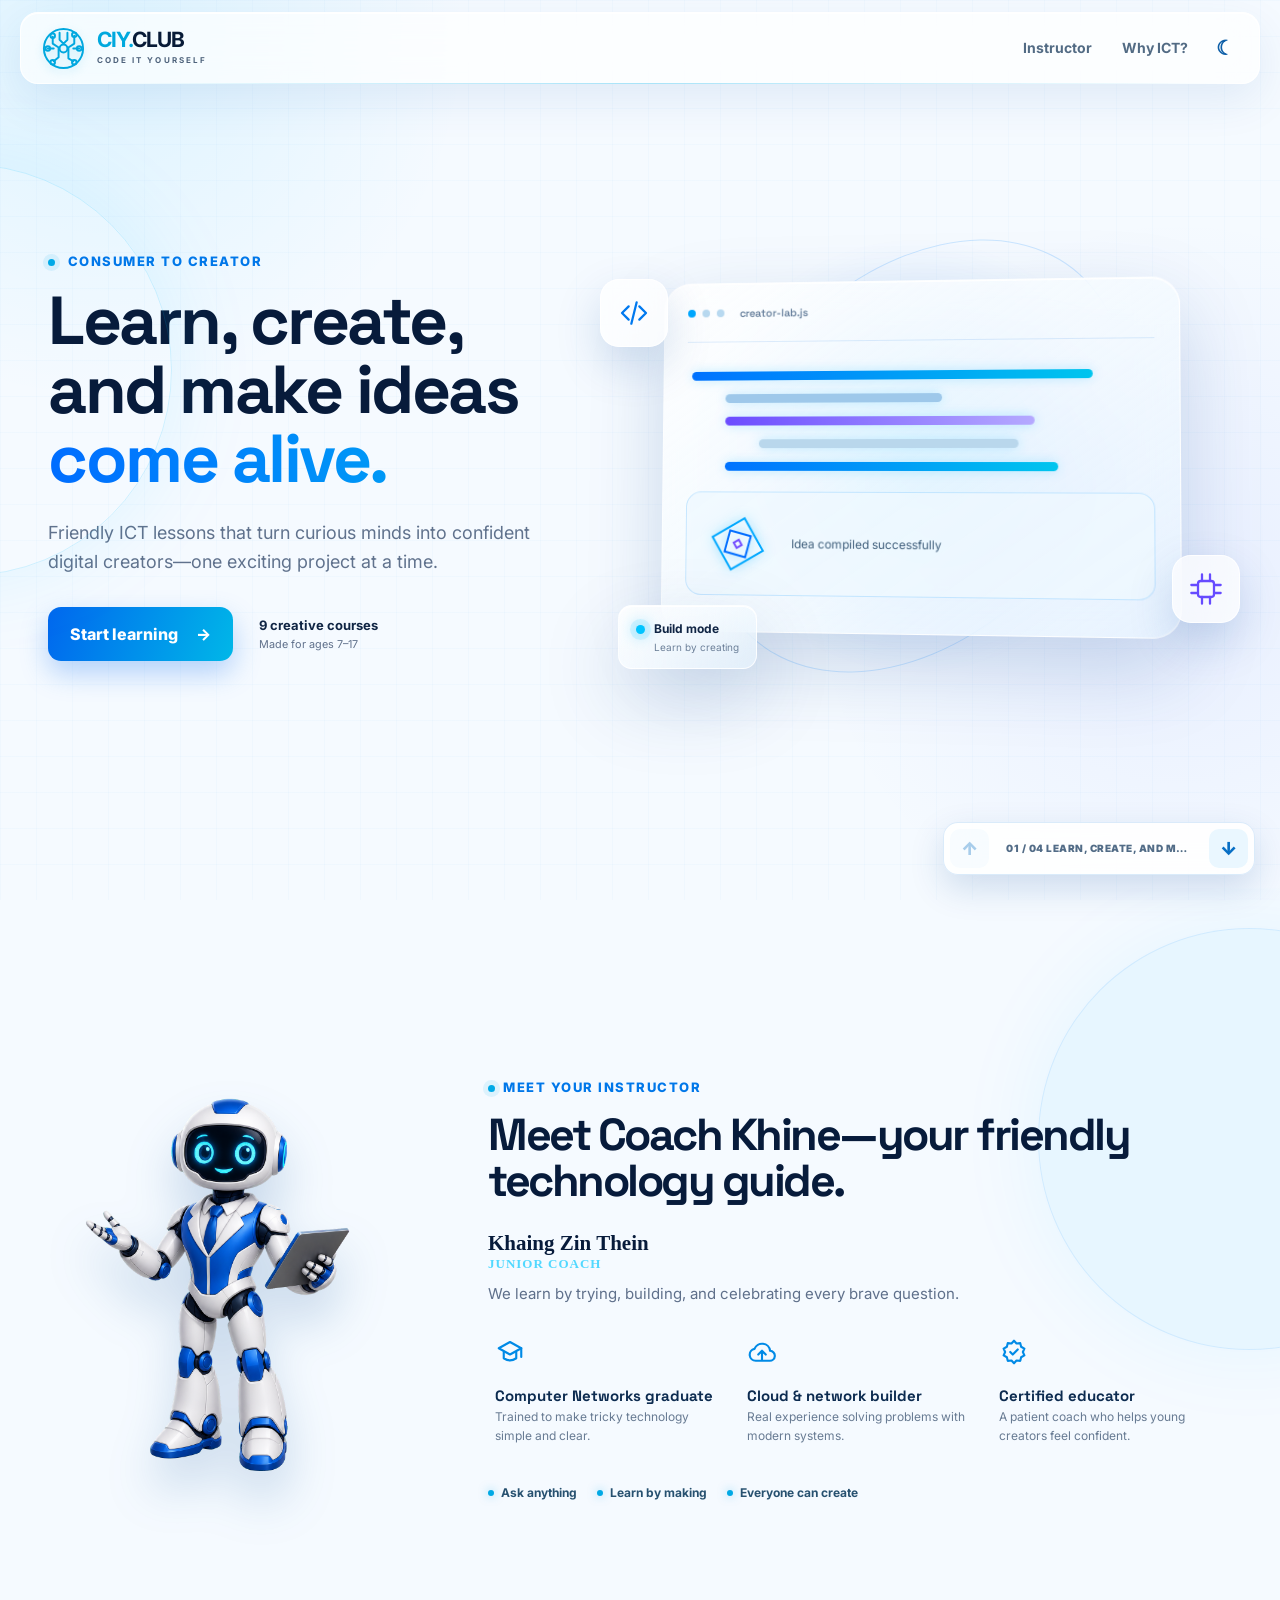
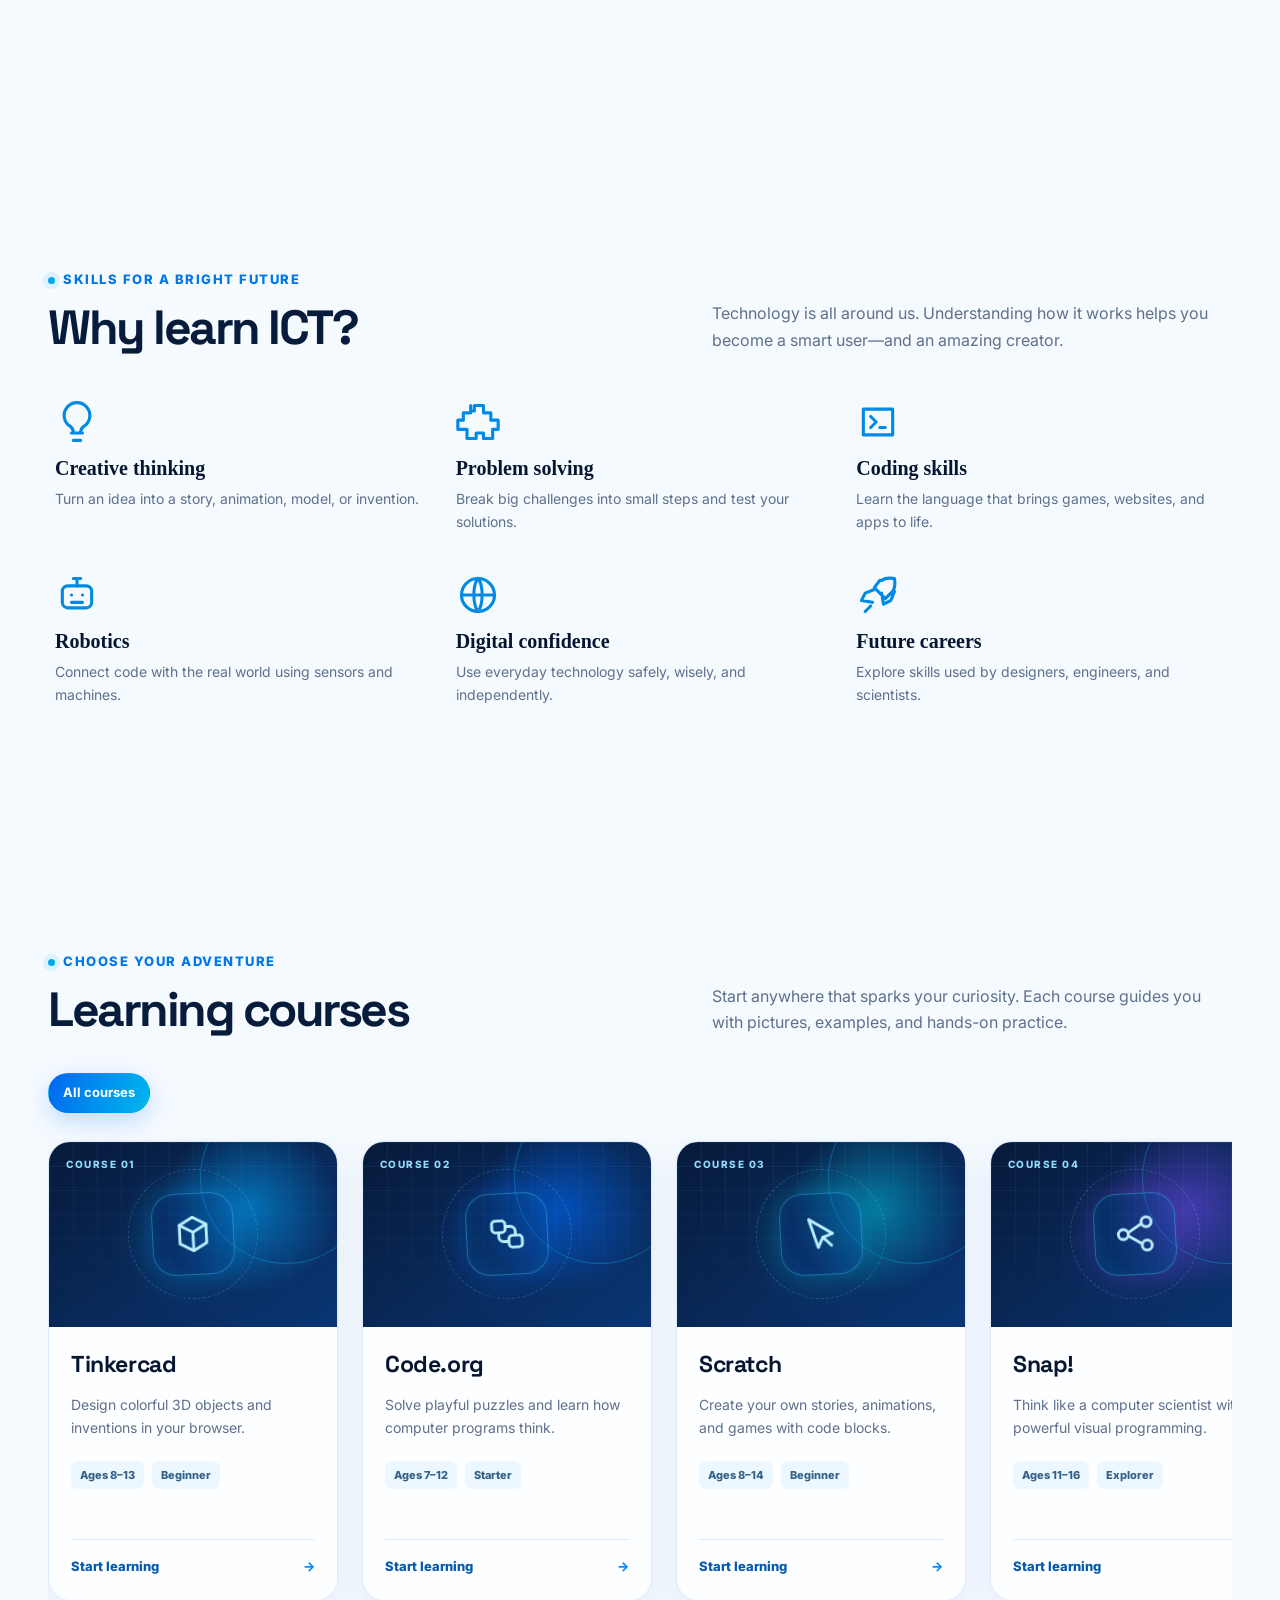
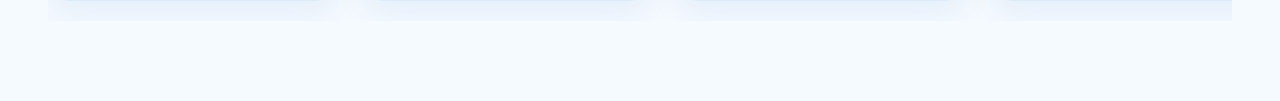
<file: index.html>
<!doctype html>
<html lang="en">
<head>
  <meta charset="utf-8">
  <meta name="viewport" content="width=device-width, initial-scale=1">
  <meta name="description" content="CIY Club — professional creative technology lessons for young innovators.">
  <title>CIY Club | Consumer to Creator</title>
  <link rel="preconnect" href="https://fonts.googleapis.com">
  <link rel="preconnect" href="https://fonts.gstatic.com" crossorigin>
  <link href="https://fonts.googleapis.com/css2?family=Inter:wght@400;500;600;700&amp;family=Space+Grotesk:wght@500;600;700&amp;display=swap" rel="stylesheet">
  <link rel="stylesheet" href="css/style.css">
  <link rel="stylesheet" href="css/responsive.css">
  <link rel="stylesheet" href="css/neon.css">
  <script src="js/script.js" defer></script>
</head>
<body>
  <a class="skip-link" href="#main">Skip to learning</a>
  <header class="site-header">
    <a class="brand brand-circuit" href="index.html" aria-label="CIY Club home"><span class="brand-mark"><svg viewBox="0 0 48 48" aria-hidden="true"><circle cx="24" cy="24" r="20"/><path d="M13 12v7l6 4v10l-5 4M35 11v8l-6 4v11l5 3M14 24H8m32 0h-6M20 8v7l4 4 4-4V8"/><circle cx="13" cy="11" r="2.3"/><circle cx="35" cy="10" r="2.3"/><circle cx="13" cy="38" r="2.3"/><circle cx="35" cy="38" r="2.3"/><circle cx="8" cy="24" r="2.3"/><circle cx="40" cy="24" r="2.3"/><circle cx="24" cy="24" r="4"/></svg></span><span class="brand-word"><b><i>CIY.</i>CLUB</b><small>CODE IT YOURSELF</small></span></a>
    <nav aria-label="Main navigation"><a href="#instructor">Instructor</a><a href="#why-ict">Why ICT?</a></nav>
  </header>

  <main id="main">
    <section class="hero section-shell" id="welcome">
      <div class="hero-copy">
        <p class="eyebrow"><span>●</span> Consumer to Creator</p>
        <h1>Learn, create, and make ideas <em>come alive.</em></h1>
        <p class="hero-lead">Friendly ICT lessons that turn curious minds into confident digital creators—one exciting project at a time.</p>
        <div class="hero-actions"><a class="button button-primary" href="#courses">Start learning <span>→</span></a><span class="age-note"><b>9 creative courses</b><small>Made for ages 7–17</small></span></div>
      </div>
      <div class="hero-lab" aria-label="Animated illustration of a creative technology workspace">
        <div class="lab-orbit orbit-one"></div><div class="lab-orbit orbit-two"></div>
        <div class="lab-window glass-panel">
          <div class="window-bar"><i></i><i></i><i></i><span>creator-lab.js</span></div>
          <div class="code-lines"><span class="line blue"></span><span class="line short"></span><span class="line violet"></span><span class="line mid"></span><span class="line cyan"></span></div>
          <div class="lab-result"><div class="cube"><i></i><i></i><i></i></div><span>Idea compiled successfully</span></div>
        </div>
        <div class="floating-chip chip-code"><svg viewBox="0 0 24 24"><path d="m8 7-5 5 5 5M16 7l5 5-5 5M14 4l-4 16"/></svg></div>
        <div class="floating-chip chip-circuit"><svg viewBox="0 0 24 24"><rect x="6" y="6" width="12" height="12" rx="2"/><path d="M9 1v5m6-5v5M9 18v5m6-5v5M1 9h5m-5 6h5m12-6h5m-5 6h5"/></svg></div>
        <div class="lab-caption glass-panel"><span class="status-dot"></span><b>Build mode</b><small>Learn by creating</small></div>
      </div>
    </section>

    <section class="instructor section-shell" id="instructor">
      <div class="portrait-wrap mascot-wrap"><img src="images/robot-teacher-mascot.png" alt="Friendly robot teacher holding a tablet"></div>
      <div class="instructor-copy">
        <p class="eyebrow">Meet your instructor</p>
        <h2>Meet Coach Khine—your friendly technology guide.</h2>
        <h3>Khaing Zin Thein <span>Junior Coach</span></h3>
        <p class="coach-intro">We learn by trying, building, and celebrating every brave question.</p>
        <div class="coach-details">
          <article><span data-demo-icon="graduation"></span><div><h4>Computer Networks graduate</h4><p>Trained to make tricky technology simple and clear.</p></div></article>
          <article><span data-demo-icon="cloud"></span><div><h4>Cloud & network builder</h4><p>Real experience solving problems with modern systems.</p></div></article>
          <article><span data-demo-icon="badge"></span><div><h4>Certified educator</h4><p>A patient coach who helps young creators feel confident.</p></div></article>
        </div>
        <div class="credentials"><span>Ask anything</span><span>Learn by making</span><span>Everyone can create</span></div>
      </div>
    </section>

    <section class="why section-shell" id="why-ict">
      <div class="section-heading"><div><p class="eyebrow">Skills for a bright future</p><h2>Why learn ICT?</h2></div><p>Technology is all around us. Understanding how it works helps you become a smart user—and an amazing creator.</p></div>
      <div class="benefit-grid">
        <article class="benefit-card coral"><span><svg viewBox="0 0 24 24"><path d="M9 18h6m-5 4h4M8.5 14.5A7 7 0 1 1 15.5 14.5C14.5 15.3 14 16 14 18h-4c0-2-.5-2.7-1.5-3.5Z"/></svg></span><h3>Creative thinking</h3><p>Turn an idea into a story, animation, model, or invention.</p></article>
        <article class="benefit-card blue"><span><svg viewBox="0 0 24 24"><path d="M8 3v4H4v4H1v5h5v5h5v-3h4v3h5v-5h3v-5h-4V7h-4V3h-5v3H8V3Z"/></svg></span><h3>Problem solving</h3><p>Break big challenges into small steps and test your solutions.</p></article>
        <article class="benefit-card yellow"><span><svg viewBox="0 0 24 24"><path d="M4 5h16v14H4zM8 9l3 3-3 3m5 0h3"/></svg></span><h3>Coding skills</h3><p>Learn the language that brings games, websites, and apps to life.</p></article>
        <article class="benefit-card purple"><span><svg viewBox="0 0 24 24"><rect x="4" y="7" width="16" height="12" rx="3"/><path d="M9 12h.01M15 12h.01M9 16h6M12 7V3m-2 0h4"/></svg></span><h3>Robotics</h3><p>Connect code with the real world using sensors and machines.</p></article>
        <article class="benefit-card green"><span><svg viewBox="0 0 24 24"><circle cx="12" cy="12" r="9"/><path d="M3 12h18M12 3c3 3.5 3 14 0 18M12 3c-3 3.5-3 14 0 18"/></svg></span><h3>Digital confidence</h3><p>Use everyday technology safely, wisely, and independently.</p></article>
        <article class="benefit-card navy"><span><svg viewBox="0 0 24 24"><path d="M14 4c3-2 6-1 7-1 0 1 1 4-1 7l-4 4-6-6 3-4ZM10 9l-5 2-2 4 6 1m5-5 1 6 4-2 2-5M8 18l-3 3"/></svg></span><h3>Future careers</h3><p>Explore skills used by designers, engineers, and scientists.</p></article>
      </div>
    </section>

    <section class="courses section-shell" id="courses">
      <div class="section-heading"><div><p class="eyebrow">Choose your adventure</p><h2>Learning courses</h2></div><p>Start anywhere that sparks your curiosity. Each course guides you with pictures, examples, and hands-on practice.</p></div>
      <div class="course-filters" aria-label="Course collection"><button class="active" data-filter="all">All courses</button></div>
      <div class="course-grid" id="course-grid"></div>
    </section>
  </main>

  <footer><a class="brand brand-circuit footer-brand" href="#main"><span class="brand-mark"><svg viewBox="0 0 48 48" aria-hidden="true"><circle cx="24" cy="24" r="20"/><path d="M13 12v7l6 4v10l-5 4M35 11v8l-6 4v11l5 3M14 24H8m32 0h-6M20 8v7l4 4 4-4V8"/><circle cx="13" cy="11" r="2.3"/><circle cx="35" cy="10" r="2.3"/><circle cx="13" cy="38" r="2.3"/><circle cx="35" cy="38" r="2.3"/><circle cx="8" cy="24" r="2.3"/><circle cx="40" cy="24" r="2.3"/><circle cx="24" cy="24" r="4"/></svg></span><span class="brand-word"><b><i>CIY.</i>CLUB</b><small>CODE IT YOURSELF</small></span></a><p>From consumer to creator.</p><a href="#main">Back to top ↑</a></footer>
</body>
</html>
</file>
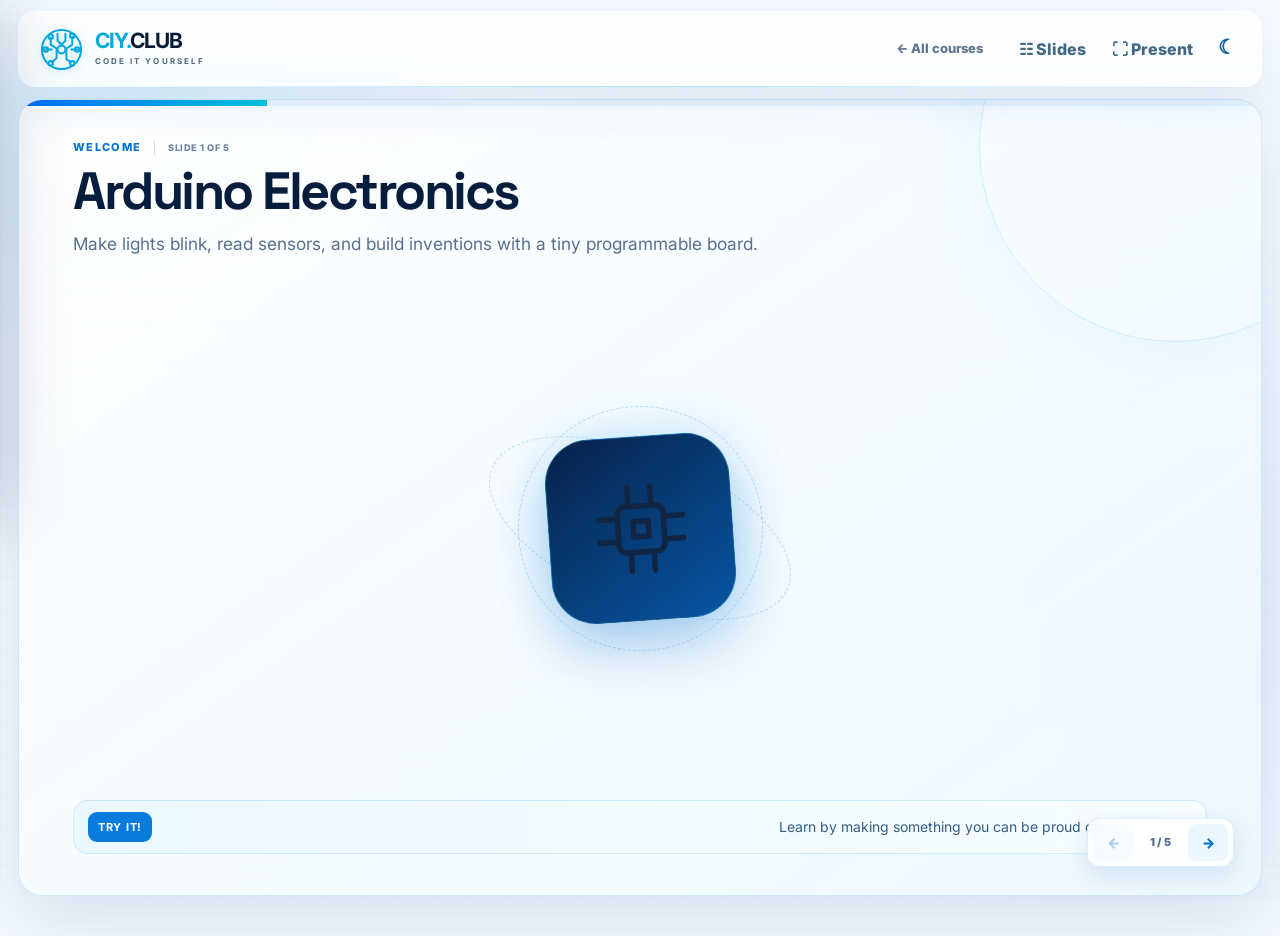
<file: courses/arduino.html>
<!doctype html><html lang="en"><head><meta charset="utf-8"><meta name="viewport" content="width=device-width,initial-scale=1"><title>Course | CIY Club</title><link rel="preconnect" href="https://fonts.googleapis.com"><link rel="preconnect" href="https://fonts.gstatic.com" crossorigin><link href="https://fonts.googleapis.com/css2?family=Inter:wght@400;500;600;700&amp;family=Space+Grotesk:wght@500;600;700&amp;display=swap" rel="stylesheet"><link rel="stylesheet" href="../css/style.css"><link rel="stylesheet" href="../css/responsive.css"><link rel="stylesheet" href="../css/neon.css"><script src="../js/script.js" defer></script></head><body class="course-page" data-course="arduino"><header class="course-header"><div class="site-header"><a class="brand brand-circuit" href="../index.html"><span class="brand-mark"><svg viewBox="0 0 48 48" aria-hidden="true"><circle cx="24" cy="24" r="20"/><path d="M13 12v7l6 4v10l-5 4M35 11v8l-6 4v11l5 3M14 24H8m32 0h-6M20 8v7l4 4 4-4V8"/><circle cx="13" cy="11" r="2.3"/><circle cx="35" cy="10" r="2.3"/><circle cx="13" cy="38" r="2.3"/><circle cx="35" cy="38" r="2.3"/><circle cx="8" cy="24" r="2.3"/><circle cx="40" cy="24" r="2.3"/><circle cx="24" cy="24" r="4"/></svg></span><span class="brand-word"><b><i>CIY.</i>CLUB</b><small>CODE IT YOURSELF</small></span></a><a class="back-link" href="../index.html#courses">← All courses</a></div></header><main><section class="course-hero" id="course-hero"></section><div class="lesson-layout"><aside class="lesson-sidebar" id="lesson-list"></aside><div class="lesson-content"><div id="course-overview"></div><div id="lesson-view"></div></div></div></main></body></html>
</file>
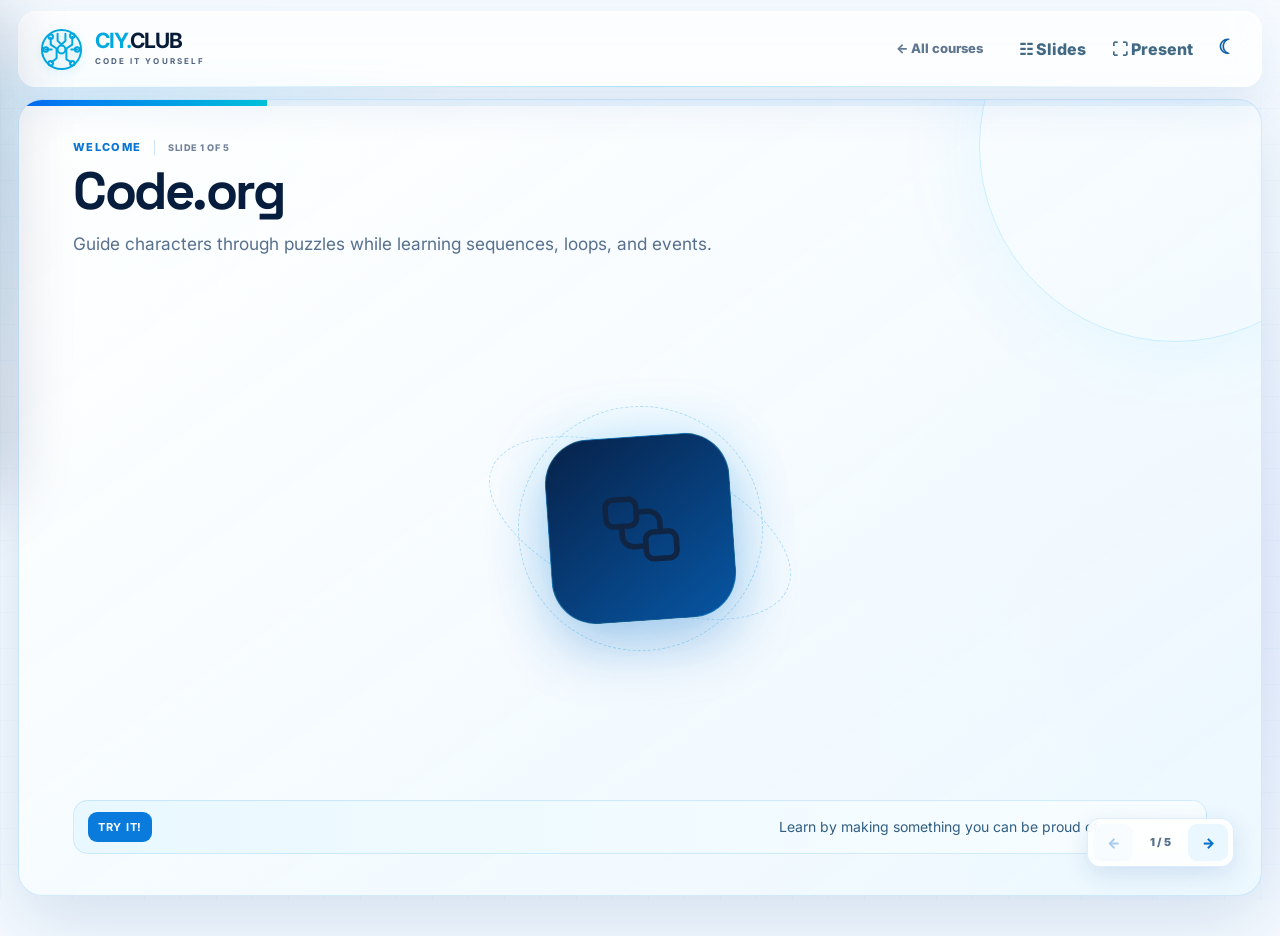
<file: courses/codeorg.html>
<!doctype html><html lang="en"><head><meta charset="utf-8"><meta name="viewport" content="width=device-width,initial-scale=1"><title>Course | CIY Club</title><link rel="preconnect" href="https://fonts.googleapis.com"><link rel="preconnect" href="https://fonts.gstatic.com" crossorigin><link href="https://fonts.googleapis.com/css2?family=Inter:wght@400;500;600;700&amp;family=Space+Grotesk:wght@500;600;700&amp;display=swap" rel="stylesheet"><link rel="stylesheet" href="../css/style.css"><link rel="stylesheet" href="../css/responsive.css"><link rel="stylesheet" href="../css/neon.css"><script src="../js/script.js" defer></script></head><body class="course-page" data-course="codeorg"><header class="course-header"><div class="site-header"><a class="brand brand-circuit" href="../index.html"><span class="brand-mark"><svg viewBox="0 0 48 48" aria-hidden="true"><circle cx="24" cy="24" r="20"/><path d="M13 12v7l6 4v10l-5 4M35 11v8l-6 4v11l5 3M14 24H8m32 0h-6M20 8v7l4 4 4-4V8"/><circle cx="13" cy="11" r="2.3"/><circle cx="35" cy="10" r="2.3"/><circle cx="13" cy="38" r="2.3"/><circle cx="35" cy="38" r="2.3"/><circle cx="8" cy="24" r="2.3"/><circle cx="40" cy="24" r="2.3"/><circle cx="24" cy="24" r="4"/></svg></span><span class="brand-word"><b><i>CIY.</i>CLUB</b><small>CODE IT YOURSELF</small></span></a><a class="back-link" href="../index.html#courses">← All courses</a></div></header><main><section class="course-hero" id="course-hero"></section><div class="lesson-layout"><aside class="lesson-sidebar" id="lesson-list"></aside><div class="lesson-content"><div id="course-overview"></div><div id="lesson-view"></div></div></div></main></body></html>
</file>
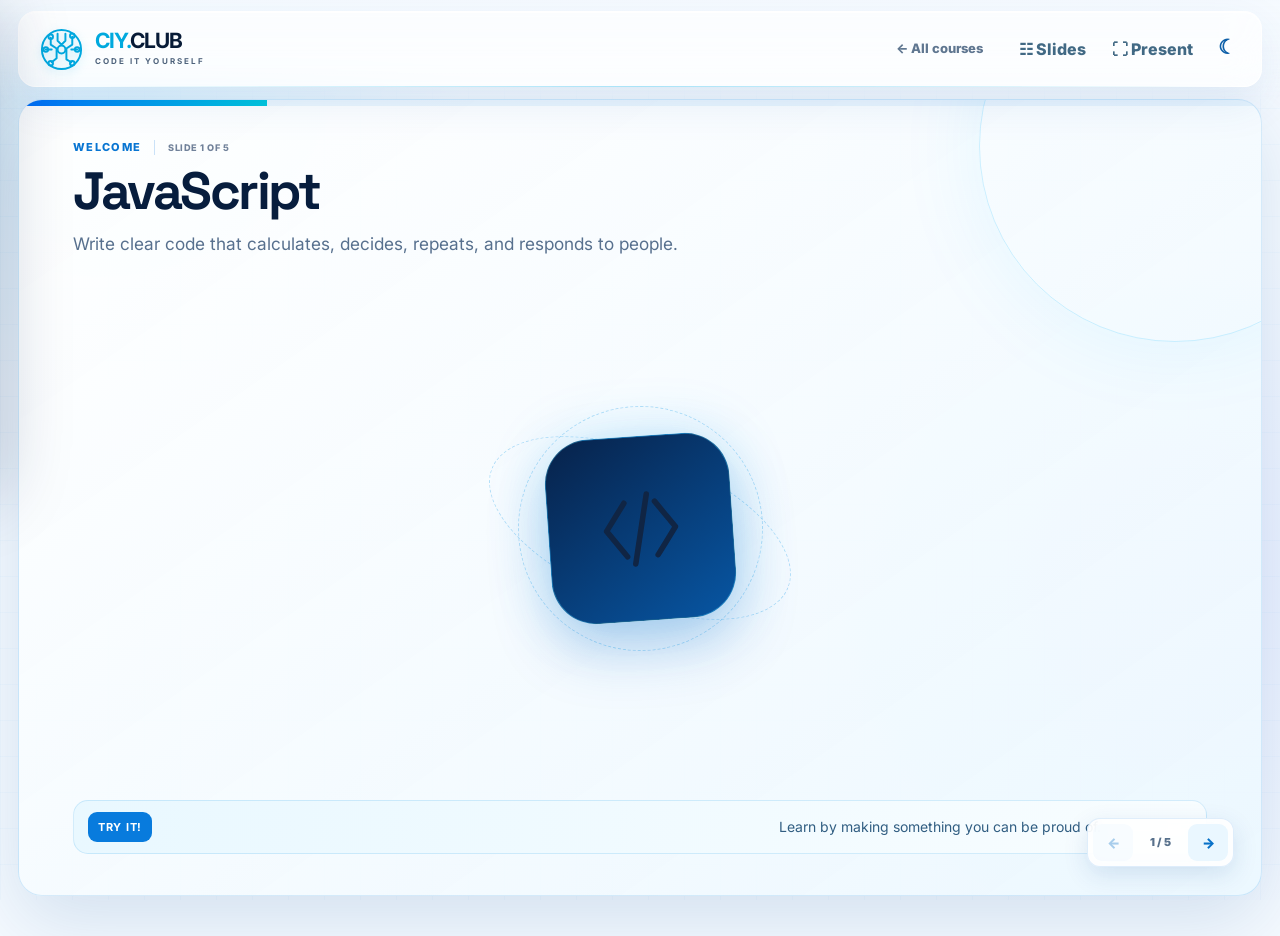
<file: courses/javascript.html>
<!doctype html><html lang="en"><head><meta charset="utf-8"><meta name="viewport" content="width=device-width,initial-scale=1"><title>Course | CIY Club</title><link rel="preconnect" href="https://fonts.googleapis.com"><link rel="preconnect" href="https://fonts.gstatic.com" crossorigin><link href="https://fonts.googleapis.com/css2?family=Inter:wght@400;500;600;700&amp;family=Space+Grotesk:wght@500;600;700&amp;display=swap" rel="stylesheet"><link rel="stylesheet" href="../css/style.css"><link rel="stylesheet" href="../css/responsive.css"><link rel="stylesheet" href="../css/neon.css"><script src="../js/script.js" defer></script></head><body class="course-page" data-course="javascript"><header class="course-header"><div class="site-header"><a class="brand brand-circuit" href="../index.html"><span class="brand-mark"><svg viewBox="0 0 48 48" aria-hidden="true"><circle cx="24" cy="24" r="20"/><path d="M13 12v7l6 4v10l-5 4M35 11v8l-6 4v11l5 3M14 24H8m32 0h-6M20 8v7l4 4 4-4V8"/><circle cx="13" cy="11" r="2.3"/><circle cx="35" cy="10" r="2.3"/><circle cx="13" cy="38" r="2.3"/><circle cx="35" cy="38" r="2.3"/><circle cx="8" cy="24" r="2.3"/><circle cx="40" cy="24" r="2.3"/><circle cx="24" cy="24" r="4"/></svg></span><span class="brand-word"><b><i>CIY.</i>CLUB</b><small>CODE IT YOURSELF</small></span></a><a class="back-link" href="../index.html#courses">← All courses</a></div></header><main><section class="course-hero" id="course-hero"></section><div class="lesson-layout"><aside class="lesson-sidebar" id="lesson-list"></aside><div class="lesson-content"><div id="course-overview"></div><div id="lesson-view"></div></div></div></main></body></html>
</file>
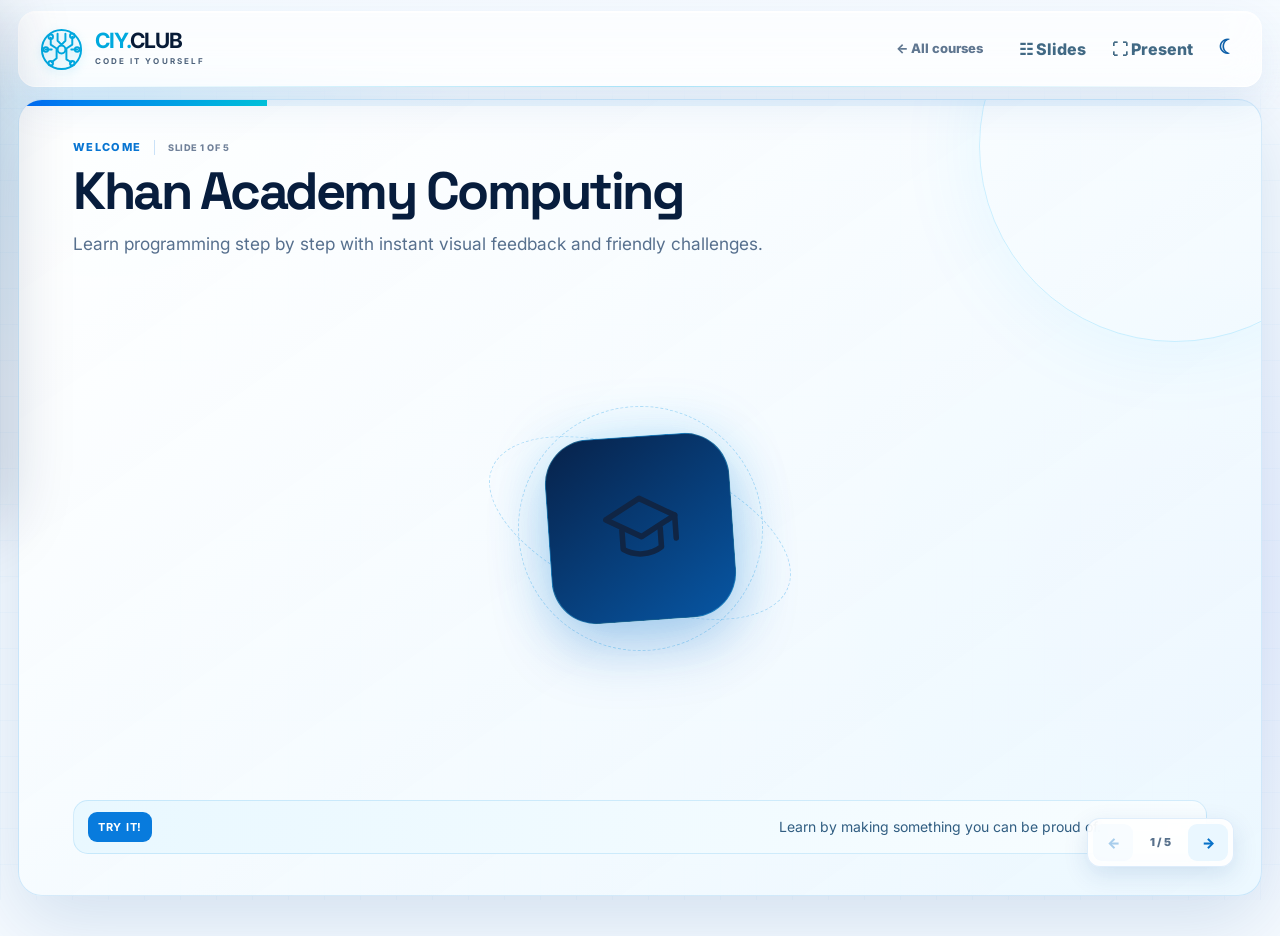
<file: courses/khanacademy.html>
<!doctype html><html lang="en"><head><meta charset="utf-8"><meta name="viewport" content="width=device-width,initial-scale=1"><title>Course | CIY Club</title><link rel="preconnect" href="https://fonts.googleapis.com"><link rel="preconnect" href="https://fonts.gstatic.com" crossorigin><link href="https://fonts.googleapis.com/css2?family=Inter:wght@400;500;600;700&amp;family=Space+Grotesk:wght@500;600;700&amp;display=swap" rel="stylesheet"><link rel="stylesheet" href="../css/style.css"><link rel="stylesheet" href="../css/responsive.css"><link rel="stylesheet" href="../css/neon.css"><script src="../js/script.js" defer></script></head><body class="course-page" data-course="khanacademy"><header class="course-header"><div class="site-header"><a class="brand brand-circuit" href="../index.html"><span class="brand-mark"><svg viewBox="0 0 48 48" aria-hidden="true"><circle cx="24" cy="24" r="20"/><path d="M13 12v7l6 4v10l-5 4M35 11v8l-6 4v11l5 3M14 24H8m32 0h-6M20 8v7l4 4 4-4V8"/><circle cx="13" cy="11" r="2.3"/><circle cx="35" cy="10" r="2.3"/><circle cx="13" cy="38" r="2.3"/><circle cx="35" cy="38" r="2.3"/><circle cx="8" cy="24" r="2.3"/><circle cx="40" cy="24" r="2.3"/><circle cx="24" cy="24" r="4"/></svg></span><span class="brand-word"><b><i>CIY.</i>CLUB</b><small>CODE IT YOURSELF</small></span></a><a class="back-link" href="../index.html#courses">← All courses</a></div></header><main><section class="course-hero" id="course-hero"></section><div class="lesson-layout"><aside class="lesson-sidebar" id="lesson-list"></aside><div class="lesson-content"><div id="course-overview"></div><div id="lesson-view"></div></div></div></main></body></html>
</file>
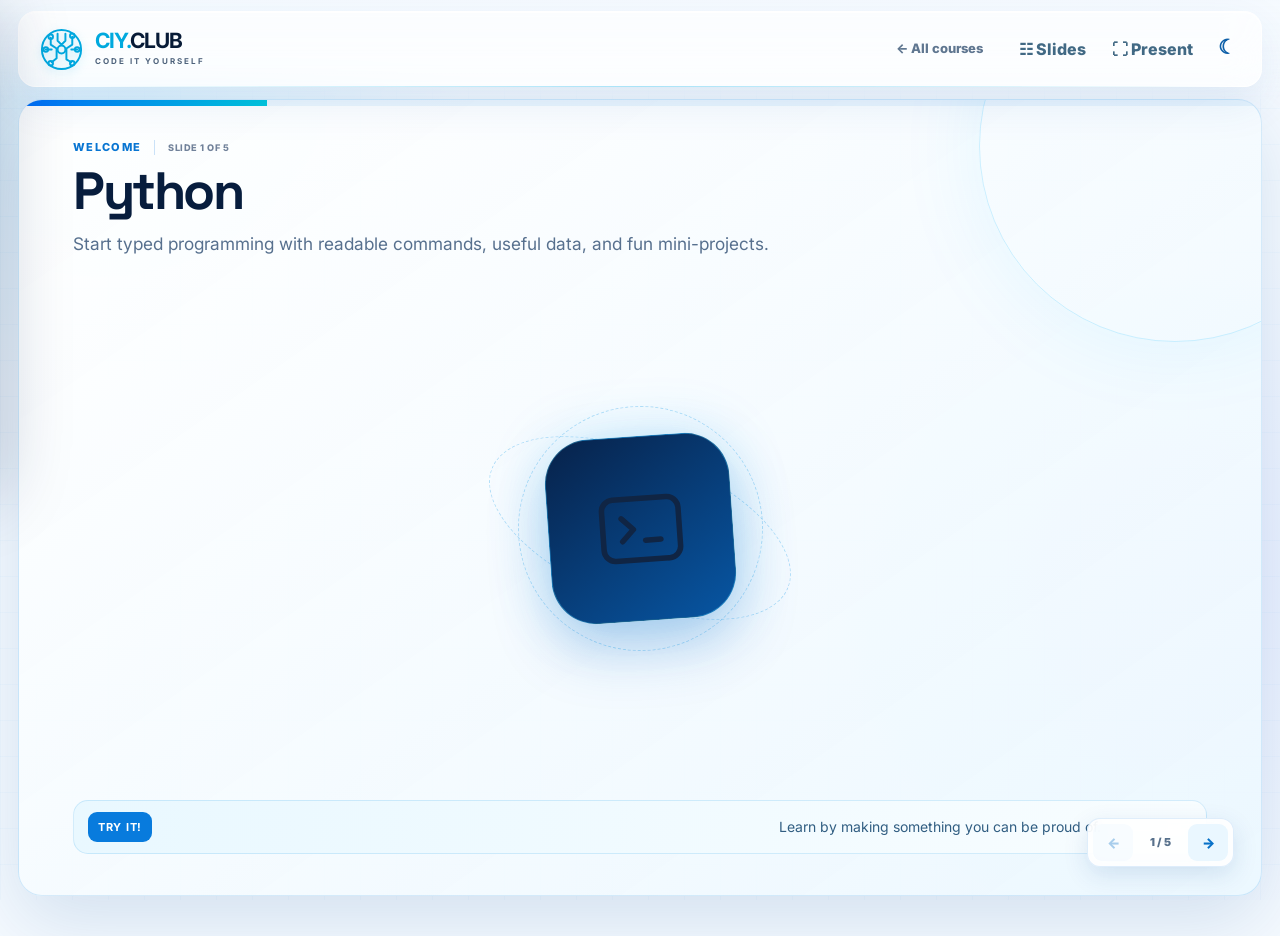
<file: courses/python.html>
<!doctype html><html lang="en"><head><meta charset="utf-8"><meta name="viewport" content="width=device-width,initial-scale=1"><title>Course | CIY Club</title><link rel="preconnect" href="https://fonts.googleapis.com"><link rel="preconnect" href="https://fonts.gstatic.com" crossorigin><link href="https://fonts.googleapis.com/css2?family=Inter:wght@400;500;600;700&amp;family=Space+Grotesk:wght@500;600;700&amp;display=swap" rel="stylesheet"><link rel="stylesheet" href="../css/style.css"><link rel="stylesheet" href="../css/responsive.css"><link rel="stylesheet" href="../css/neon.css"><script src="../js/script.js" defer></script></head><body class="course-page" data-course="python"><header class="course-header"><div class="site-header"><a class="brand brand-circuit" href="../index.html"><span class="brand-mark"><svg viewBox="0 0 48 48" aria-hidden="true"><circle cx="24" cy="24" r="20"/><path d="M13 12v7l6 4v10l-5 4M35 11v8l-6 4v11l5 3M14 24H8m32 0h-6M20 8v7l4 4 4-4V8"/><circle cx="13" cy="11" r="2.3"/><circle cx="35" cy="10" r="2.3"/><circle cx="13" cy="38" r="2.3"/><circle cx="35" cy="38" r="2.3"/><circle cx="8" cy="24" r="2.3"/><circle cx="40" cy="24" r="2.3"/><circle cx="24" cy="24" r="4"/></svg></span><span class="brand-word"><b><i>CIY.</i>CLUB</b><small>CODE IT YOURSELF</small></span></a><a class="back-link" href="../index.html#courses">← All courses</a></div></header><main><section class="course-hero" id="course-hero"></section><div class="lesson-layout"><aside class="lesson-sidebar" id="lesson-list"></aside><div class="lesson-content"><div id="course-overview"></div><div id="lesson-view"></div></div></div></main></body></html>
</file>
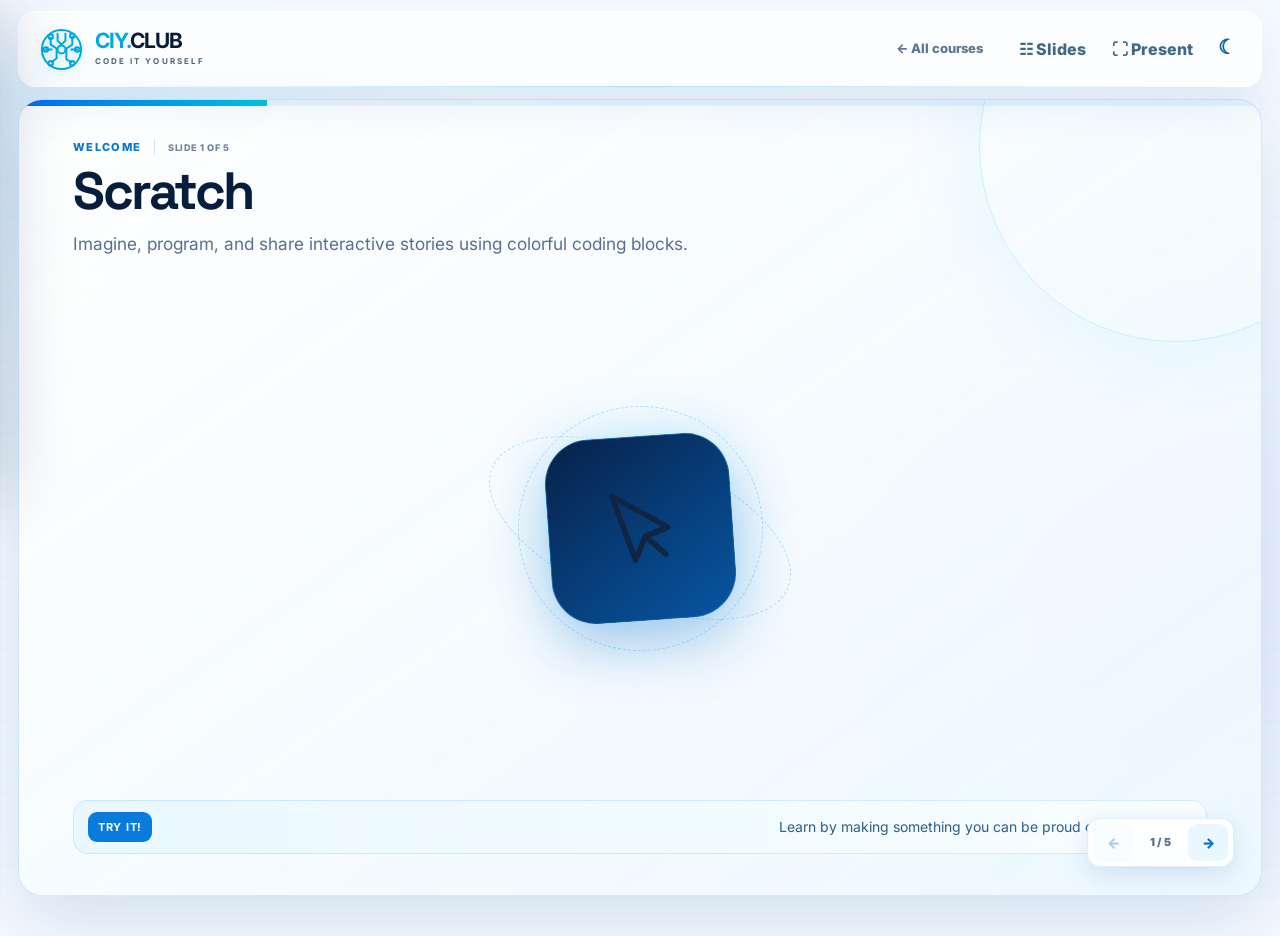
<file: courses/scratch.html>
<!doctype html><html lang="en"><head><meta charset="utf-8"><meta name="viewport" content="width=device-width,initial-scale=1"><title>Course | CIY Club</title><link rel="preconnect" href="https://fonts.googleapis.com"><link rel="preconnect" href="https://fonts.gstatic.com" crossorigin><link href="https://fonts.googleapis.com/css2?family=Inter:wght@400;500;600;700&amp;family=Space+Grotesk:wght@500;600;700&amp;display=swap" rel="stylesheet"><link rel="stylesheet" href="../css/style.css"><link rel="stylesheet" href="../css/responsive.css"><link rel="stylesheet" href="../css/neon.css"><script src="../js/script.js" defer></script></head><body class="course-page" data-course="scratch"><header class="course-header"><div class="site-header"><a class="brand brand-circuit" href="../index.html"><span class="brand-mark"><svg viewBox="0 0 48 48" aria-hidden="true"><circle cx="24" cy="24" r="20"/><path d="M13 12v7l6 4v10l-5 4M35 11v8l-6 4v11l5 3M14 24H8m32 0h-6M20 8v7l4 4 4-4V8"/><circle cx="13" cy="11" r="2.3"/><circle cx="35" cy="10" r="2.3"/><circle cx="13" cy="38" r="2.3"/><circle cx="35" cy="38" r="2.3"/><circle cx="8" cy="24" r="2.3"/><circle cx="40" cy="24" r="2.3"/><circle cx="24" cy="24" r="4"/></svg></span><span class="brand-word"><b><i>CIY.</i>CLUB</b><small>CODE IT YOURSELF</small></span></a><a class="back-link" href="../index.html#courses">← All courses</a></div></header><main><section class="course-hero" id="course-hero"></section><div class="lesson-layout"><aside class="lesson-sidebar" id="lesson-list"></aside><div class="lesson-content"><div id="course-overview"></div><div id="lesson-view"></div></div></div></main></body></html>
</file>
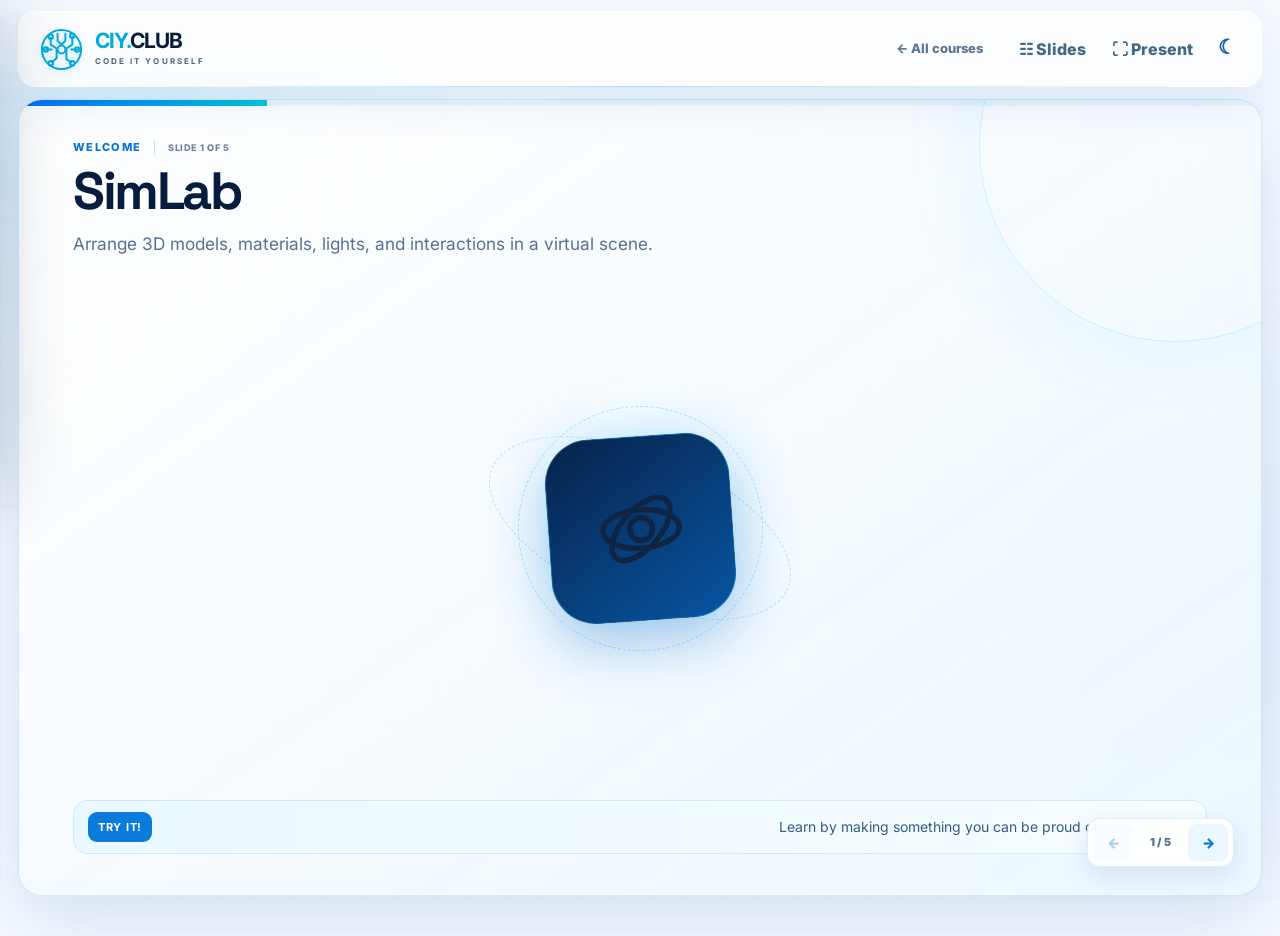
<file: courses/simlab.html>
<!doctype html><html lang="en"><head><meta charset="utf-8"><meta name="viewport" content="width=device-width,initial-scale=1"><title>Course | CIY Club</title><link rel="preconnect" href="https://fonts.googleapis.com"><link rel="preconnect" href="https://fonts.gstatic.com" crossorigin><link href="https://fonts.googleapis.com/css2?family=Inter:wght@400;500;600;700&amp;family=Space+Grotesk:wght@500;600;700&amp;display=swap" rel="stylesheet"><link rel="stylesheet" href="../css/style.css"><link rel="stylesheet" href="../css/responsive.css"><link rel="stylesheet" href="../css/neon.css"><script src="../js/script.js" defer></script></head><body class="course-page" data-course="simlab"><header class="course-header"><div class="site-header"><a class="brand brand-circuit" href="../index.html"><span class="brand-mark"><svg viewBox="0 0 48 48" aria-hidden="true"><circle cx="24" cy="24" r="20"/><path d="M13 12v7l6 4v10l-5 4M35 11v8l-6 4v11l5 3M14 24H8m32 0h-6M20 8v7l4 4 4-4V8"/><circle cx="13" cy="11" r="2.3"/><circle cx="35" cy="10" r="2.3"/><circle cx="13" cy="38" r="2.3"/><circle cx="35" cy="38" r="2.3"/><circle cx="8" cy="24" r="2.3"/><circle cx="40" cy="24" r="2.3"/><circle cx="24" cy="24" r="4"/></svg></span><span class="brand-word"><b><i>CIY.</i>CLUB</b><small>CODE IT YOURSELF</small></span></a><a class="back-link" href="../index.html#courses">← All courses</a></div></header><main><section class="course-hero" id="course-hero"></section><div class="lesson-layout"><aside class="lesson-sidebar" id="lesson-list"></aside><div class="lesson-content"><div id="course-overview"></div><div id="lesson-view"></div></div></div></main></body></html>
</file>
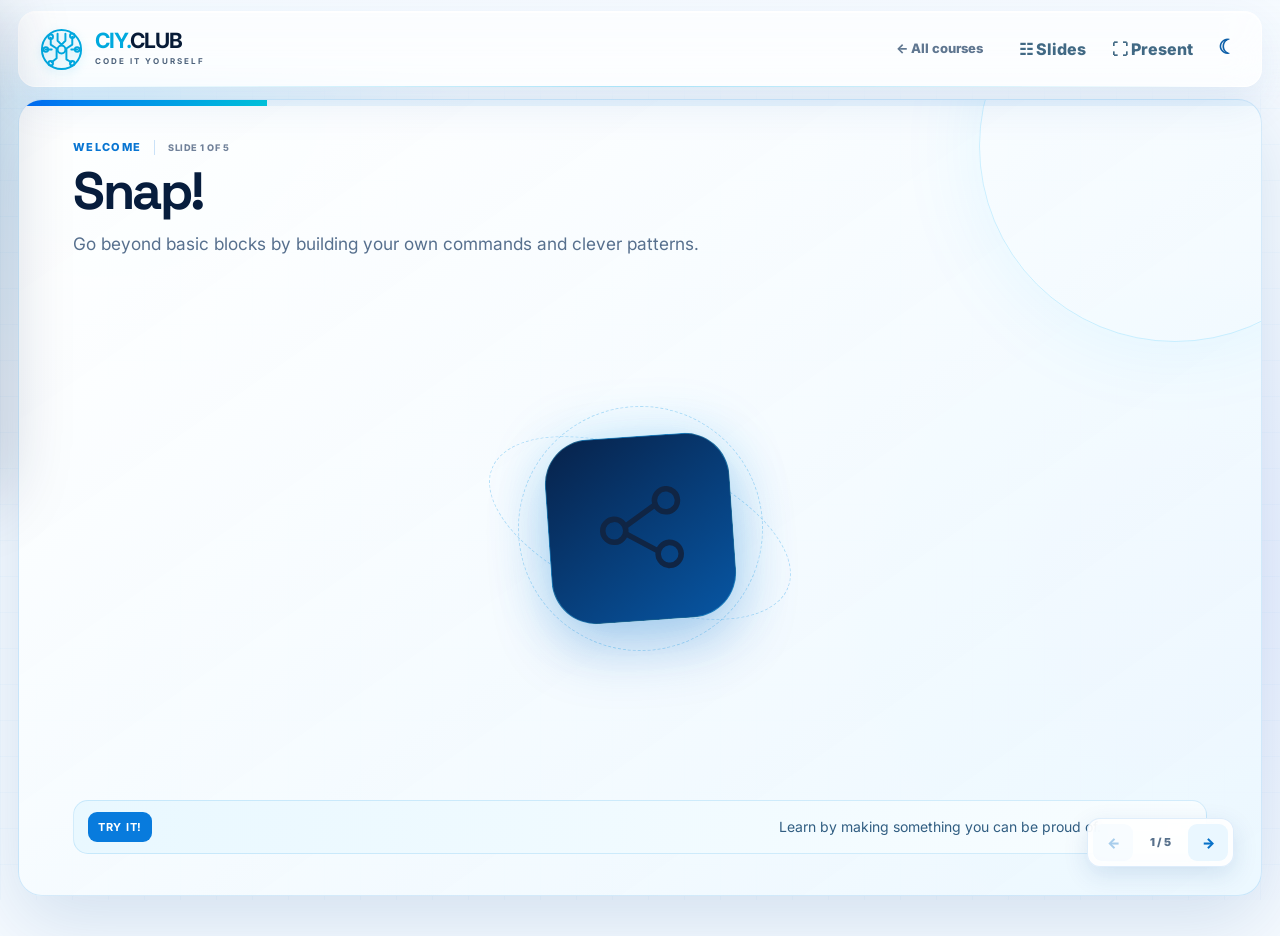
<file: courses/snap.html>
<!doctype html><html lang="en"><head><meta charset="utf-8"><meta name="viewport" content="width=device-width,initial-scale=1"><title>Course | CIY Club</title><link rel="preconnect" href="https://fonts.googleapis.com"><link rel="preconnect" href="https://fonts.gstatic.com" crossorigin><link href="https://fonts.googleapis.com/css2?family=Inter:wght@400;500;600;700&amp;family=Space+Grotesk:wght@500;600;700&amp;display=swap" rel="stylesheet"><link rel="stylesheet" href="../css/style.css"><link rel="stylesheet" href="../css/responsive.css"><link rel="stylesheet" href="../css/neon.css"><script src="../js/script.js" defer></script></head><body class="course-page" data-course="snap"><header class="course-header"><div class="site-header"><a class="brand brand-circuit" href="../index.html"><span class="brand-mark"><svg viewBox="0 0 48 48" aria-hidden="true"><circle cx="24" cy="24" r="20"/><path d="M13 12v7l6 4v10l-5 4M35 11v8l-6 4v11l5 3M14 24H8m32 0h-6M20 8v7l4 4 4-4V8"/><circle cx="13" cy="11" r="2.3"/><circle cx="35" cy="10" r="2.3"/><circle cx="13" cy="38" r="2.3"/><circle cx="35" cy="38" r="2.3"/><circle cx="8" cy="24" r="2.3"/><circle cx="40" cy="24" r="2.3"/><circle cx="24" cy="24" r="4"/></svg></span><span class="brand-word"><b><i>CIY.</i>CLUB</b><small>CODE IT YOURSELF</small></span></a><a class="back-link" href="../index.html#courses">← All courses</a></div></header><main><section class="course-hero" id="course-hero"></section><div class="lesson-layout"><aside class="lesson-sidebar" id="lesson-list"></aside><div class="lesson-content"><div id="course-overview"></div><div id="lesson-view"></div></div></div></main></body></html>
</file>
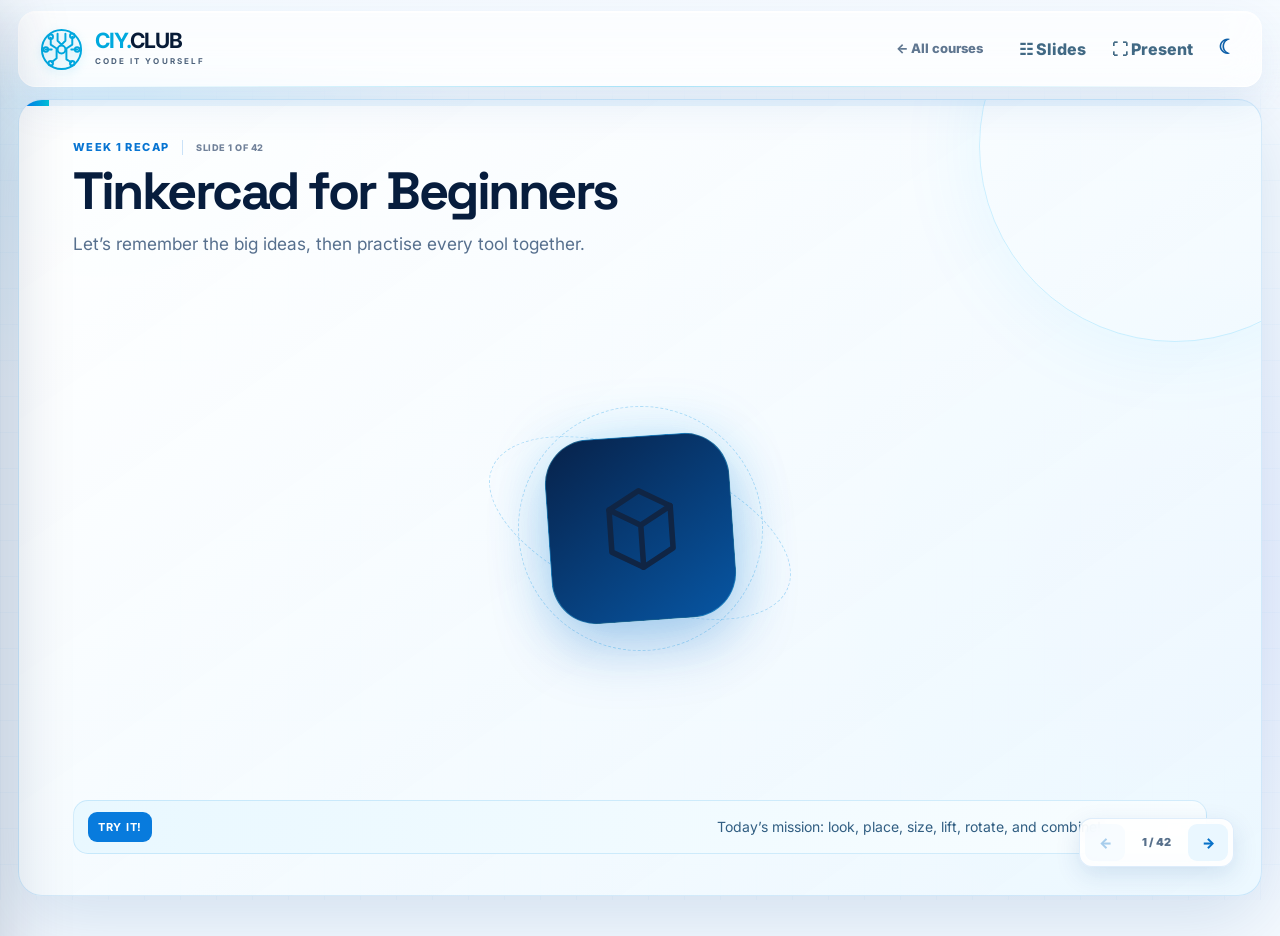
<file: courses/thinkercad.html>
<!doctype html><html lang="en"><head><meta charset="utf-8"><meta name="viewport" content="width=device-width,initial-scale=1"><title>Course | CIY Club</title><link rel="preconnect" href="https://fonts.googleapis.com"><link rel="preconnect" href="https://fonts.gstatic.com" crossorigin><link href="https://fonts.googleapis.com/css2?family=Inter:wght@400;500;600;700&amp;family=Space+Grotesk:wght@500;600;700&amp;display=swap" rel="stylesheet"><link rel="stylesheet" href="../css/style.css"><link rel="stylesheet" href="../css/responsive.css"><link rel="stylesheet" href="../css/neon.css"><script src="../js/script.js" defer></script></head><body class="course-page" data-course="thinkercad"><header class="course-header"><div class="site-header"><a class="brand brand-circuit" href="../index.html"><span class="brand-mark"><svg viewBox="0 0 48 48" aria-hidden="true"><circle cx="24" cy="24" r="20"/><path d="M13 12v7l6 4v10l-5 4M35 11v8l-6 4v11l5 3M14 24H8m32 0h-6M20 8v7l4 4 4-4V8"/><circle cx="13" cy="11" r="2.3"/><circle cx="35" cy="10" r="2.3"/><circle cx="13" cy="38" r="2.3"/><circle cx="35" cy="38" r="2.3"/><circle cx="8" cy="24" r="2.3"/><circle cx="40" cy="24" r="2.3"/><circle cx="24" cy="24" r="4"/></svg></span><span class="brand-word"><b><i>CIY.</i>CLUB</b><small>CODE IT YOURSELF</small></span></a><a class="back-link" href="../index.html#courses">← All courses</a></div></header><main><section class="course-hero" id="course-hero"></section><div class="lesson-layout"><aside class="lesson-sidebar" id="lesson-list"></aside><div class="lesson-content"><div id="course-overview"></div><div id="lesson-view"></div></div></div></main></body></html>
</file>
<file: css/style.css>
:root{--navy:#15223b;--ink:#26334d;--muted:#667085;--cream:#fffaf2;--line:#e8e9ee;--coral:#f1675d;--blue:#4f8ff7;--yellow:#f6bd3f;--purple:#8b70dc;--green:#45b99a;--white:#fff;--shadow:0 18px 50px rgba(31,45,73,.10)}
*{box-sizing:border-box}html{scroll-behavior:smooth}body{margin:0;color:var(--ink);font:16px/1.65 'DM Sans',sans-serif;background:#fff}img{max-width:100%;display:block}a{color:inherit;text-decoration:none}button{font:inherit}.skip-link{position:absolute;left:-999px;top:12px;background:var(--navy);color:#fff;padding:10px 16px;z-index:20}.skip-link:focus{left:12px}.site-header{height:82px;max-width:1240px;margin:auto;padding:0 28px;display:flex;align-items:center;justify-content:space-between}.brand{display:inline-flex;align-items:center;gap:10px;color:var(--navy);font:800 20px/1 'Nunito',sans-serif}.brand small{display:block;color:var(--muted);font:700 9px/1.4 'DM Sans';letter-spacing:1.7px;text-transform:uppercase}.brand-mark{width:38px;height:38px;display:grid;place-items:center;border-radius:12px 12px 12px 3px;background:var(--coral);color:#fff;font-size:22px;box-shadow:0 6px 15px rgba(241,103,93,.25)}nav{display:flex;align-items:center;gap:30px;font-weight:700;font-size:14px}nav a:hover{color:var(--coral)}.nav-cta{padding:11px 18px;border:1px solid var(--line);border-radius:12px}.section-shell{max-width:1240px;margin:auto;padding:100px 28px}.hero{min-height:650px;padding-top:40px;display:grid;grid-template-columns:.85fr 1.15fr;align-items:center;gap:55px}.eyebrow{margin:0 0 14px;color:var(--coral);font-size:13px;font-weight:800;letter-spacing:1.5px;text-transform:uppercase}.eyebrow span{font-size:9px;margin-right:8px}.hero h1,.section-heading h2,.instructor h2,.course-hero h1{margin:0;color:var(--navy);font:900 clamp(42px,5.3vw,72px)/1.02 'Nunito',sans-serif;letter-spacing:-2.7px}.hero h1 em{color:var(--coral);font-style:normal}.hero-lead{max-width:550px;margin:24px 0 30px;color:var(--muted);font-size:18px}.hero-actions{display:flex;align-items:center;gap:26px}.button{display:inline-flex;align-items:center;justify-content:center;gap:18px;padding:14px 22px;border-radius:13px;font-weight:800;border:0;cursor:pointer}.button-primary{background:var(--navy);color:#fff;box-shadow:0 10px 25px rgba(21,34,59,.18)}.button-primary:hover{transform:translateY(-2px)}.age-note{display:flex;flex-direction:column;font-size:13px}.age-note small{color:var(--muted)}.hero-art{margin:0;position:relative}.hero-art img{width:100%;aspect-ratio:1.25;object-fit:cover;border-radius:34px 34px 34px 8px;box-shadow:var(--shadow)}.hero-art:before{content:"";position:absolute;inset:-14px 18px 18px -14px;border:2px solid #f3dcc5;border-radius:38px;z-index:-1}.hero-art figcaption{position:absolute;left:-24px;bottom:26px;background:#fff;border-radius:15px;padding:11px 17px;box-shadow:var(--shadow);font-weight:800;font-size:13px}.hero-art figcaption span{color:var(--yellow);margin-right:8px}.instructor{display:grid;grid-template-columns:380px 1fr;gap:80px;align-items:center;background:var(--cream);max-width:none;padding-left:max(28px,calc((100% - 1184px)/2));padding-right:max(28px,calc((100% - 1184px)/2))}.portrait-wrap{position:relative}.portrait-placeholder{height:470px;border-radius:160px 160px 28px 28px;background:linear-gradient(145deg,#efb8a7,#f5d8c5 50%,#b8d9d2);display:grid;place-content:center;text-align:center;color:#fff;box-shadow:var(--shadow)}.portrait-placeholder span{font:900 90px/1 'Nunito';text-shadow:0 4px 15px rgba(0,0,0,.09)}.portrait-placeholder small{font-weight:800;letter-spacing:1px;text-transform:uppercase}.experience-badge{position:absolute;right:-25px;bottom:28px;background:var(--navy);color:#fff;padding:16px 22px;border-radius:18px;display:flex;align-items:center;gap:12px;box-shadow:var(--shadow)}.experience-badge b{font:900 30px/1 'Nunito'}.experience-badge span{font-size:11px;line-height:1.3}.instructor h2{font-size:44px;letter-spacing:-1.7px;max-width:750px}.instructor h3{margin:27px 0 10px;color:var(--navy);font:900 21px 'Nunito'}.instructor h3 span{display:block;color:var(--coral);font:700 13px 'DM Sans';text-transform:uppercase;letter-spacing:1px}.instructor-copy>p:not(.eyebrow){color:var(--muted);max-width:750px}.instructor blockquote{margin:23px 0;padding:18px 22px;border-left:4px solid var(--yellow);background:#fff;border-radius:0 13px 13px 0;color:var(--navy);font-weight:700}.credentials{display:flex;flex-wrap:wrap;gap:10px}.credentials span{padding:8px 12px;background:#fff;border:1px solid #ece5db;border-radius:99px;font-size:12px;font-weight:700}.section-heading{display:flex;align-items:end;justify-content:space-between;gap:50px;margin-bottom:38px}.section-heading h2{font-size:48px;letter-spacing:-1.8px}.section-heading>p{max-width:520px;color:var(--muted);margin:0}.benefit-grid{display:grid;grid-template-columns:repeat(3,1fr);gap:18px}.benefit-card{min-height:205px;padding:28px;border-radius:20px;border:1px solid var(--line);transition:.25s}.benefit-card:hover{transform:translateY(-5px);box-shadow:var(--shadow)}.benefit-card>span{width:49px;height:49px;display:grid;place-items:center;border-radius:14px;font-size:23px;background:#fff}.benefit-card h3{margin:18px 0 7px;color:var(--navy);font:900 20px 'Nunito'}.benefit-card p{margin:0;color:var(--muted);font-size:14px}.benefit-card.coral{background:#fff2ef}.benefit-card.blue{background:#eef5ff}.benefit-card.yellow{background:#fff8e6}.benefit-card.purple{background:#f5f0ff}.benefit-card.green{background:#ecfaf5}.benefit-card.navy{background:#eff1f5}.courses{padding-top:30px}.course-filters{display:flex;gap:8px;margin:0 0 25px;flex-wrap:wrap}.course-filters button{border:1px solid var(--line);background:#fff;padding:8px 14px;border-radius:99px;color:var(--muted);font-size:13px;font-weight:700;cursor:pointer}.course-filters button.active{color:#fff;background:var(--navy);border-color:var(--navy)}.course-grid{display:grid;grid-template-columns:repeat(3,1fr);gap:24px}.course-card{display:flex;flex-direction:column;overflow:hidden;border:1px solid var(--line);border-radius:22px;background:#fff;transition:.25s}.course-card:hover{transform:translateY(-5px);box-shadow:var(--shadow)}.course-visual{height:185px;position:relative;display:grid;place-items:center;overflow:hidden;background:var(--card-bg)}.course-visual:after{content:"";position:absolute;width:170px;height:170px;border:1px solid rgba(255,255,255,.65);border-radius:50%;right:-35px;top:-50px}.course-icon{font-size:74px;filter:drop-shadow(0 10px 6px rgba(35,46,69,.12));transform:rotate(-5deg)}.course-number{position:absolute;left:17px;top:14px;font-size:10px;font-weight:800;letter-spacing:1.5px;color:rgba(21,34,59,.55)}.course-body{display:flex;flex:1;flex-direction:column;padding:22px}.course-body h3{margin:0;color:var(--navy);font:900 23px 'Nunito'}.course-body p{color:var(--muted);font-size:14px;min-height:46px}.course-meta{display:flex;gap:8px;margin:8px 0 20px}.course-meta span{padding:5px 9px;background:#f5f6f8;border-radius:7px;color:#596378;font-size:11px;font-weight:800}.course-link{display:flex;justify-content:space-between;margin-top:auto;padding-top:16px;border-top:1px solid var(--line);color:var(--navy);font-size:13px;font-weight:800}.course-link span{color:var(--coral)}footer{max-width:1184px;margin:20px auto 0;padding:30px 0;border-top:1px solid var(--line);display:flex;align-items:center;justify-content:space-between;color:var(--muted);font-size:13px}.footer-brand{font-size:16px}.footer-brand .brand-mark{width:32px;height:32px;font-size:18px}

/* Shared course page */
.course-page{background:#fafbfc}.course-header{background:#fff;border-bottom:1px solid var(--line)}.course-header .site-header{height:76px}.back-link{font-size:13px;font-weight:800;color:var(--muted)}.course-hero{max-width:1184px;margin:42px auto 70px;padding:58px;display:grid;grid-template-columns:1.25fr .75fr;align-items:center;gap:45px;border-radius:32px;background:var(--course-pale)}.course-hero h1{font-size:58px}.course-hero p{max-width:650px;color:#536078;font-size:17px}.course-badges{display:flex;gap:10px;flex-wrap:wrap}.course-badges span{background:rgba(255,255,255,.8);padding:7px 12px;border-radius:9px;font-size:12px;font-weight:800}.course-hero-art{min-height:260px;display:grid;place-items:center;border-radius:50% 50% 40% 60%;background:rgba(255,255,255,.52);font-size:130px}.lesson-layout{max-width:1184px;margin:0 auto 90px;display:grid;grid-template-columns:250px 1fr;gap:42px}.lesson-sidebar{align-self:start;position:sticky;top:20px;background:#fff;border:1px solid var(--line);border-radius:18px;padding:18px}.lesson-sidebar h2{font:900 15px 'Nunito';margin:2px 5px 12px;color:var(--navy)}.lesson-sidebar button{width:100%;border:0;background:transparent;text-align:left;padding:12px;border-radius:10px;color:var(--muted);cursor:pointer;font-weight:700;font-size:13px}.lesson-sidebar button.active{background:var(--course-pale);color:var(--navy)}.lesson-sidebar button small{display:block;opacity:.65}.lesson-content{min-width:0}.content-section{margin-bottom:52px}.content-section h2{margin:0 0 15px;color:var(--navy);font:900 32px 'Nunito';letter-spacing:-.7px}.content-section>p{color:var(--muted)}.definition-card{padding:26px 30px;background:#fff;border:1px solid var(--line);border-left:5px solid var(--course-accent);border-radius:15px}.example-grid{display:grid;grid-template-columns:repeat(3,1fr);gap:14px}.example-card{background:#fff;border:1px solid var(--line);border-radius:15px;padding:20px}.example-card span{font-size:36px}.example-card h3{font:900 16px 'Nunito';color:var(--navy);margin:8px 0 4px}.example-card p{font-size:13px;color:var(--muted);margin:0}.lesson-card{background:#fff;border:1px solid var(--line);border-radius:20px;overflow:hidden}.lesson-title{padding:28px 32px;border-bottom:1px solid var(--line)}.lesson-kicker{color:var(--course-accent);font-size:11px;font-weight:800;text-transform:uppercase;letter-spacing:1.4px}.lesson-title h2{margin:6px 0 3px;font:900 31px 'Nunito';color:var(--navy)}.lesson-objective{color:var(--muted);font-size:14px}.lesson-body{padding:30px 32px}.lesson-body h3{font:900 20px 'Nunito';color:var(--navy);margin:28px 0 9px}.steps{padding:0;list-style:none;counter-reset:step}.steps li{counter-increment:step;display:flex;gap:14px;margin:13px 0;color:var(--muted)}.steps li:before{content:counter(step);flex:0 0 27px;height:27px;display:grid;place-items:center;border-radius:8px;background:var(--course-pale);color:var(--navy);font-size:12px;font-weight:800}.tip{margin:25px 0;padding:16px 18px;border-radius:13px;background:#fff9e8;color:#725c22;font-size:14px}.demo-slide{margin:25px 0;padding:28px;min-height:260px;border-radius:17px;background:var(--navy);color:#fff;display:grid;grid-template-columns:1fr .85fr;align-items:center;gap:25px}.demo-slide h3{color:#fff;margin-top:0}.demo-code{background:#0c1426;padding:20px;border-radius:12px;font:14px/1.8 ui-monospace,monospace;color:#bde5d8;white-space:pre-wrap}.video-wrap{margin:25px 0;aspect-ratio:16/9;border-radius:17px;overflow:hidden;background:#111}.video-wrap iframe{width:100%;height:100%;border:0}.activity{padding:23px;border-radius:15px;background:var(--course-pale);border:1px solid color-mix(in srgb,var(--course-accent) 25%,white)}.activity h3{margin-top:0}.summary-list{padding-left:19px;color:var(--muted)}.lesson-nav{display:grid;grid-template-columns:1fr 1fr 1fr;align-items:center;margin-top:24px;gap:10px}.lesson-nav button,.lesson-nav a{border:1px solid var(--line);background:#fff;padding:12px;border-radius:11px;text-align:center;color:var(--navy);font-size:12px;font-weight:800;cursor:pointer}.lesson-nav button:disabled{opacity:.35}.lesson-nav .back-courses{background:var(--navy);color:#fff}
</file>
<file: css/responsive.css>
/* Course artwork overlays */
.course-visual>img{position:absolute;inset:0;width:100%;height:100%;object-fit:cover;opacity:.15;mix-blend-mode:multiply}.course-icon{position:relative;z-index:1}.course-number{z-index:2}.course-hero-art{position:relative;margin:0;overflow:hidden;font-size:76px}.course-hero-art img{position:absolute;inset:0;width:100%;height:100%;object-fit:cover}.course-hero-art span{position:absolute;right:18px;bottom:14px;width:105px;height:105px;display:grid;place-items:center;border:6px solid var(--course-pale);border-radius:50%;background:#fff;filter:drop-shadow(0 7px 12px rgba(21,34,59,.18))}

@media(max-width:900px){.hero{grid-template-columns:1fr;padding-top:55px}.hero-copy{max-width:700px}.hero-art{max-width:700px}.instructor{grid-template-columns:300px 1fr;gap:45px}.benefit-grid,.course-grid{grid-template-columns:repeat(2,1fr)}.course-hero{margin:25px 20px 50px;padding:40px}.lesson-layout{grid-template-columns:1fr;margin:0 20px 70px}.lesson-sidebar{position:static;display:flex;overflow:auto}.lesson-sidebar h2{display:none}.lesson-sidebar button{min-width:180px}.section-heading{align-items:start;flex-direction:column;gap:10px}}
@media(max-width:650px){.site-header{height:70px;padding:0 18px}.site-header nav a:not(.nav-cta){display:none}.section-shell{padding:70px 20px}.hero{padding-top:35px;gap:35px}.hero h1{font-size:45px}.hero-actions{align-items:flex-start;flex-direction:column;gap:15px}.hero-art figcaption{left:10px}.instructor{padding-left:20px;padding-right:20px;grid-template-columns:1fr}.portrait-wrap{max-width:320px;margin:auto}.portrait-placeholder{height:370px}.experience-badge{right:-6px}.instructor h2,.section-heading h2{font-size:37px}.benefit-grid,.course-grid{grid-template-columns:1fr}.courses{padding-top:20px}.course-visual{height:210px}footer{margin:10px 20px;padding:25px 0;align-items:flex-start;gap:16px;flex-direction:column}.course-hero{grid-template-columns:1fr;padding:30px 24px}.course-hero h1{font-size:44px}.course-hero-art{min-height:190px;font-size:95px}.lesson-layout{margin-left:15px;margin-right:15px}.lesson-title,.lesson-body{padding:23px 20px}.example-grid{grid-template-columns:1fr}.demo-slide{grid-template-columns:1fr;padding:22px}.lesson-nav{grid-template-columns:1fr}.credentials{align-items:flex-start;flex-direction:column}}
@media(prefers-reduced-motion:reduce){html{scroll-behavior:auto}*{transition:none!important}}
</file>
<file: css/neon.css>
/* CIY Club — neon glass visual system */
:root{
  --navy:#071630;--ink:#102544;--muted:#5f708b;--cream:#f4f9ff;--line:rgba(15,112,220,.14);
  --coral:#008cff;--blue:#006dff;--yellow:#00c8ff;--purple:#6c4dff;--green:#00aecd;
  --white:#fff;--neon:#00b7ff;--neon-strong:#006dff;--glass:rgba(255,255,255,.68);
  --shadow:0 22px 65px rgba(0,75,165,.13);--glow:0 0 35px rgba(0,183,255,.24)
}
body{font-family:'Inter',sans-serif;background:#f7fbff;color:var(--ink);background-image:radial-gradient(circle at 8% 4%,rgba(0,183,255,.10),transparent 24%),radial-gradient(circle at 92% 28%,rgba(83,71,255,.08),transparent 27%)}
h1,h2,h3,.brand,.hero h1,.section-heading h2,.instructor h2,.course-hero h1,.course-body h3,.content-section h2,.lesson-title h2,.lesson-body h3{font-family:'Space Grotesk',sans-serif}
svg{display:block}.brand-mark svg,.benefit-card svg,.floating-chip svg,.course-icon svg,.example-card svg,.course-hero-art svg{width:100%;height:100%;fill:none;stroke:currentColor;stroke-width:1.7;stroke-linecap:round;stroke-linejoin:round}
.site-header{margin-top:12px;height:72px;padding:0 22px;position:relative;z-index:10;border:1px solid rgba(255,255,255,.7);border-radius:18px;background:rgba(255,255,255,.68);box-shadow:0 12px 35px rgba(0,85,170,.08);backdrop-filter:blur(18px);-webkit-backdrop-filter:blur(18px)}
.brand{font-size:21px;letter-spacing:-.5px}.brand small{color:#57708f;letter-spacing:1.55px}.brand-mark{width:41px;height:41px;border:1px solid rgba(0,183,255,.45);border-radius:12px;background:linear-gradient(145deg,#0078ff,#00c8ff);box-shadow:0 8px 22px rgba(0,119,255,.28)}.brand-mark svg{width:23px;color:#fff}
nav a{position:relative}nav a:not(.nav-cta):after{content:"";position:absolute;left:0;right:100%;bottom:-7px;height:2px;background:var(--neon);transition:right .25s}nav a:hover:after{right:0}.nav-cta{border-color:rgba(0,109,255,.22);background:rgba(236,247,255,.72);box-shadow:inset 0 0 0 1px rgba(255,255,255,.5)}
.hero{min-height:670px;position:relative}.hero:before{content:"";position:absolute;width:410px;height:410px;left:-260px;top:80px;border:1px solid rgba(0,183,255,.16);border-radius:50%;box-shadow:0 0 90px rgba(0,183,255,.1)}.eyebrow{color:#0077e9}.hero h1,.section-heading h2,.instructor h2,.course-hero h1{color:#071b3b;letter-spacing:-2.5px}.hero h1 em{color:#007cff;background:linear-gradient(90deg,#006dff,#00bbef);-webkit-background-clip:text;background-clip:text;-webkit-text-fill-color:transparent}.hero-lead{color:#60728d}.button{transition:transform .25s,box-shadow .25s}.button-primary{background:linear-gradient(110deg,#0067ee,#00b7e8);box-shadow:0 12px 28px rgba(0,105,238,.28)}.button-primary:hover{transform:translateY(-4px);box-shadow:0 18px 38px rgba(0,105,238,.36)}

/* Animated code-native hero illustration */
.hero-lab{min-height:510px;position:relative;display:grid;place-items:center;isolation:isolate}.hero-lab:before{content:"";position:absolute;width:440px;height:440px;border-radius:50%;background:radial-gradient(circle,rgba(0,183,255,.22),rgba(0,109,255,.06) 48%,transparent 70%);filter:blur(3px);z-index:-2;animation:pulseGlow 4s ease-in-out infinite}.glass-panel{border:1px solid rgba(255,255,255,.78);background:linear-gradient(145deg,rgba(255,255,255,.82),rgba(229,244,255,.55));box-shadow:0 30px 80px rgba(0,63,140,.18),inset 0 1px 0 #fff;backdrop-filter:blur(20px);-webkit-backdrop-filter:blur(20px)}.lab-window{width:min(100%,520px);min-height:355px;padding:0 24px 26px;border-radius:28px;transform:perspective(1000px) rotateY(-5deg) rotateX(2deg);animation:floatLab 6s ease-in-out infinite}.window-bar{height:60px;display:flex;align-items:center;gap:7px;border-bottom:1px solid rgba(0,108,220,.12);color:#68809d;font:600 11px 'Space Grotesk'}.window-bar i{width:8px;height:8px;border-radius:50%;background:#b8d9f0}.window-bar i:first-child{background:#00a8ff}.window-bar span{margin-left:9px}.code-lines{padding:30px 5px 21px;display:grid;gap:14px}.line{height:9px;width:88%;border-radius:9px;background:linear-gradient(90deg,#0072ff,#00c5ee);box-shadow:0 0 12px rgba(0,174,255,.24);animation:codeScan 3s ease-in-out infinite}.line.short{width:48%;margin-left:35px;background:#9ec8ea}.line.violet{width:68%;margin-left:35px;background:linear-gradient(90deg,#6b4cff,#b5a9ff)}.line.mid{width:57%;margin-left:70px;background:#b9d7ec}.line.cyan{width:73%;margin-left:35px}.lab-result{height:105px;border:1px solid rgba(0,147,255,.18);border-radius:16px;background:rgba(239,249,255,.72);display:flex;align-items:center;gap:26px;padding:18px 24px;color:#41607d;font-size:12px}.cube{width:58px;height:58px;position:relative;transform:rotate(30deg);animation:spinCube 8s linear infinite}.cube i{position:absolute;inset:9px;border:2px solid #00a8ff;transform:rotate(30deg);box-shadow:0 0 14px rgba(0,183,255,.25)}.cube i:nth-child(2){inset:17px;border-color:#006dff;transform:rotate(75deg)}.cube i:nth-child(3){inset:25px;border-color:#724dff}.floating-chip{position:absolute;width:68px;height:68px;padding:17px;border:1px solid rgba(255,255,255,.85);border-radius:19px;color:#0079ef;background:rgba(255,255,255,.72);box-shadow:0 18px 45px rgba(0,74,155,.17);backdrop-filter:blur(18px);animation:floatChip 5s ease-in-out infinite}.chip-code{left:0;top:78px}.chip-circuit{right:-8px;bottom:88px;color:#664bff;animation-delay:-2s}.lab-caption{position:absolute;left:18px;bottom:42px;padding:13px 17px;border-radius:14px;display:grid;grid-template-columns:auto 1fr;column-gap:9px;align-items:center;font-size:12px}.lab-caption small{grid-column:2;color:#6d8099}.status-dot{width:9px;height:9px;border-radius:50%;background:#00c4ff;box-shadow:0 0 0 6px rgba(0,196,255,.12),0 0 16px #00b7ff}.lab-orbit{position:absolute;border:1px solid rgba(0,135,255,.18);border-radius:50%;z-index:-1}.orbit-one{width:485px;height:270px;transform:rotate(-25deg)}.orbit-two{width:350px;height:490px;transform:rotate(42deg)}

/* Coach and value sections */
.instructor{position:relative;overflow:hidden;background:linear-gradient(135deg,#061631,#0a2a59);color:#fff}.instructor:after{content:"";position:absolute;width:540px;height:540px;right:-280px;top:-250px;border:1px solid rgba(0,190,255,.18);border-radius:50%;box-shadow:0 0 100px rgba(0,183,255,.15)}.instructor h2,.instructor h3{color:#fff}.instructor-copy{position:relative;z-index:1}.instructor h3 span{color:#51d8ff}.instructor-copy>p:not(.eyebrow){color:#abc0dd}.instructor blockquote{background:rgba(255,255,255,.075);border:1px solid rgba(255,255,255,.1);border-left:3px solid #00c8ff;color:#eaf7ff;backdrop-filter:blur(14px)}.mascot-wrap{border-radius:30px;overflow:hidden;box-shadow:0 30px 75px rgba(0,0,0,.28),0 0 0 1px rgba(60,210,255,.22)}.mascot-wrap>img{width:100%;height:490px;object-fit:cover;object-position:center 18%}.experience-badge{right:16px;bottom:18px;background:rgba(3,20,49,.72);border:1px solid rgba(0,199,255,.28);backdrop-filter:blur(15px)}.credentials span{background:rgba(255,255,255,.075);border-color:rgba(255,255,255,.13);color:#d9ecff}.benefit-card{position:relative;overflow:hidden;background:rgba(255,255,255,.64)!important;border-color:rgba(0,122,234,.13);box-shadow:inset 0 1px 0 rgba(255,255,255,.9);backdrop-filter:blur(16px);transition:transform .28s,box-shadow .28s,border-color .28s}.benefit-card:after{content:"";position:absolute;width:100px;height:100px;right:-45px;bottom:-55px;border-radius:50%;background:rgba(0,183,255,.08);transition:transform .35s}.benefit-card:hover{transform:translateY(-8px);border-color:rgba(0,166,255,.34);box-shadow:0 22px 50px rgba(0,92,185,.14),0 0 28px rgba(0,183,255,.10)}.benefit-card:hover:after{transform:scale(1.7)}.benefit-card>span{padding:12px;color:#007cf2;background:linear-gradient(145deg,#eef9ff,#fff);box-shadow:0 9px 22px rgba(0,124,242,.13)}

/* Course cards */
.course-filters button{color:#006bd8;border-color:rgba(0,109,255,.18);background:rgba(255,255,255,.68);backdrop-filter:blur(10px)}.course-filters button.active{background:linear-gradient(110deg,#0068ef,#00b7ed);border-color:transparent;box-shadow:0 8px 23px rgba(0,112,240,.22)}.course-card{position:relative;background:rgba(255,255,255,.73);border-color:rgba(0,112,230,.13);box-shadow:0 12px 32px rgba(0,77,156,.07);backdrop-filter:blur(16px);transition:transform .3s,border-color .3s,box-shadow .3s}.course-card:hover{transform:translateY(-10px);border-color:rgba(0,166,255,.4);box-shadow:0 28px 60px rgba(0,84,175,.16),0 0 30px rgba(0,183,255,.11)}.course-visual{background:linear-gradient(145deg,#071a3a,#0a3674)!important}.course-visual:before{content:"";position:absolute;inset:0;background:radial-gradient(circle at 70% 35%,color-mix(in srgb,var(--course-color) 55%,transparent),transparent 37%)}.course-visual:after{border-color:rgba(0,201,255,.32)}.course-visual-grid,.hero-grid{position:absolute;inset:0;background-image:linear-gradient(rgba(80,196,255,.09) 1px,transparent 1px),linear-gradient(90deg,rgba(80,196,255,.09) 1px,transparent 1px);background-size:24px 24px;mask-image:linear-gradient(to bottom,black,transparent)}.course-icon{width:82px;height:82px;padding:20px;color:#b9efff;border:1px solid rgba(74,210,255,.38);border-radius:23px;background:rgba(0,119,255,.12);box-shadow:0 0 35px color-mix(in srgb,var(--course-color) 45%,transparent),inset 0 0 18px rgba(0,199,255,.09);transform:rotate(-3deg);transition:transform .35s,box-shadow .35s}.course-card:hover .course-icon{transform:rotate(0) scale(1.08);box-shadow:0 0 48px color-mix(in srgb,var(--course-color) 65%,transparent)}.course-number{color:#92daf7}.visual-ring{position:absolute;width:130px;height:130px;border:1px dashed rgba(118,221,255,.24);border-radius:50%;animation:rotateRing 14s linear infinite}.course-body h3{letter-spacing:-.4px}.course-meta span{color:#336289;background:#edf7ff}.course-link{color:#0759ae}.course-link span{color:#008bff;transition:transform .25s}.course-card:hover .course-link span{transform:translateX(4px)}

/* Course and lesson pages */
.course-page{background:#f3f9ff;background-image:radial-gradient(circle at 80% 4%,rgba(0,183,255,.13),transparent 27%)}.course-header{background:transparent;border:0}.course-hero{position:relative;overflow:hidden;background:linear-gradient(135deg,rgba(255,255,255,.78),rgba(226,244,255,.68));border:1px solid rgba(255,255,255,.9);box-shadow:var(--shadow);backdrop-filter:blur(20px)}.course-hero:before{content:"";position:absolute;inset:auto -80px -130px auto;width:300px;height:300px;border-radius:50%;background:rgba(0,174,255,.10);filter:blur(3px)}.course-badges span{background:rgba(255,255,255,.8);border:1px solid rgba(0,128,230,.13);color:#27608e}.course-hero-art{position:relative;min-height:270px;border-radius:28px;background:linear-gradient(145deg,#061735,#0b3b79);box-shadow:0 25px 60px rgba(0,68,145,.23)}.course-hero-art:before{content:"";position:absolute;width:190px;height:190px;border-radius:50%;background:color-mix(in srgb,var(--course-color) 28%,transparent);filter:blur(25px)}.hero-icon{position:relative!important;right:auto!important;bottom:auto!important;width:112px!important;height:112px!important;padding:27px!important;color:#bcf1ff!important;border:1px solid rgba(92,218,255,.46)!important;border-radius:28px!important;background:rgba(0,123,255,.16)!important;filter:drop-shadow(0 0 20px var(--course-color))}.hero-orbit{position:absolute!important;right:auto!important;bottom:auto!important;width:205px!important;height:205px!important;border:1px dashed rgba(90,216,255,.35)!important;border-radius:50%!important;background:transparent!important;animation:rotateRing 15s linear infinite}.lesson-sidebar,.definition-card,.example-card,.lesson-card{background:rgba(255,255,255,.72);border-color:rgba(0,111,220,.13);box-shadow:0 16px 42px rgba(0,73,153,.07);backdrop-filter:blur(16px)}.lesson-sidebar button{transition:background .22s,color .22s,transform .22s}.lesson-sidebar button:hover{color:#006ddf;transform:translateX(3px)}.lesson-sidebar button.active{background:linear-gradient(100deg,rgba(0,114,255,.12),rgba(0,199,255,.08));color:#0064c8}.definition-card{border-left-color:var(--course-accent)}.example-card{transition:transform .25s,border-color .25s}.example-card:hover{transform:translateY(-5px);border-color:rgba(0,154,255,.34)}.example-card span{width:46px;height:46px;display:grid;padding:10px;color:#0084f3;border-radius:13px;background:#edf8ff}.lesson-title{background:linear-gradient(120deg,rgba(245,251,255,.85),rgba(231,246,255,.55))}.steps li:before{background:linear-gradient(145deg,#e5f5ff,#fff);color:#0074e8;box-shadow:0 5px 14px rgba(0,117,232,.12)}.tip{background:#eaf8ff;color:#255f89;border:1px solid rgba(0,151,235,.16)}.demo-slide{position:relative;overflow:hidden;background:linear-gradient(135deg,#061631,#0a3672);box-shadow:0 22px 52px rgba(2,36,84,.22)}.demo-slide:after{content:"";position:absolute;width:240px;height:240px;right:-130px;top:-140px;border:1px solid rgba(0,205,255,.28);border-radius:50%;box-shadow:0 0 60px rgba(0,183,255,.14)}.demo-code{position:relative;z-index:1;color:#8eeaff;border:1px solid rgba(0,196,255,.15);background:rgba(0,10,28,.65);box-shadow:inset 0 0 25px rgba(0,166,255,.05)}.activity{background:linear-gradient(135deg,#eaf7ff,#f8fcff);border-color:rgba(0,134,235,.18)}.lesson-nav button,.lesson-nav a{border-color:rgba(0,114,220,.16);transition:transform .22s,box-shadow .22s}.lesson-nav button:not(:disabled):hover,.lesson-nav a:hover{transform:translateY(-3px);box-shadow:0 10px 25px rgba(0,87,175,.12)}.lesson-nav .back-courses{background:linear-gradient(110deg,#0066ec,#00afe9)}footer{border-color:rgba(0,112,220,.13)}

/* Unified CIY Club surface, circuit logo, navigation, and instructor */
body{background-color:#f5faff;background-image:linear-gradient(rgba(0,130,230,.025) 1px,transparent 1px),linear-gradient(90deg,rgba(0,130,230,.025) 1px,transparent 1px),radial-gradient(circle at 8% 4%,rgba(0,183,255,.10),transparent 25%),radial-gradient(circle at 92% 65%,rgba(67,101,255,.075),transparent 28%);background-size:36px 36px,36px 36px,auto,auto;background-attachment:fixed}.hero,.instructor,.why,.courses{background-color:transparent}.instructor{background:transparent;color:var(--ink)}.instructor:after{width:420px;height:420px;right:-180px;top:40px;background:rgba(0,183,255,.055);border-color:rgba(0,135,255,.1);box-shadow:0 0 90px rgba(0,183,255,.07)}.instructor h2,.instructor h3{color:#071b3b}.instructor-copy>p:not(.eyebrow){color:var(--muted)}.instructor blockquote{color:#21496f;background:rgba(255,255,255,.68);border:1px solid rgba(0,137,232,.13);border-left:3px solid #00aee9;box-shadow:0 14px 38px rgba(0,81,164,.07)}.credentials span{color:#275170;background:rgba(255,255,255,.72);border-color:rgba(0,131,226,.14);transition:transform .22s,box-shadow .22s}.credentials span:hover{transform:translateY(-3px);box-shadow:0 9px 22px rgba(0,100,190,.11)}

.brand-circuit{gap:9px}.brand-circuit .brand-mark{width:49px;height:49px;padding:1px;border:0;border-radius:50%;color:#00a8df;background:transparent;box-shadow:none}.brand-circuit .brand-mark svg{width:100%;height:100%;stroke-width:2;color:#00a8df;filter:drop-shadow(0 3px 5px rgba(0,169,223,.2));transition:transform .45s,filter .45s}.brand-circuit:hover .brand-mark svg{transform:rotate(18deg) scale(1.05);filter:drop-shadow(0 0 9px rgba(0,169,223,.42))}.brand-word{display:block}.brand-word b{display:block;color:#081b37;font:700 21px/.95 'Inter',sans-serif;letter-spacing:-1.2px}.brand-word b i{color:#00a9de;font-style:normal}.brand-word small{margin-top:5px;color:#4d627b;font:700 8px/1.35 'Inter',sans-serif;letter-spacing:2.05px}.footer-brand .brand-word b{font-size:17px}.footer-brand .brand-circuit .brand-mark,.footer-brand.brand-circuit .brand-mark{width:39px;height:39px}

.site-header{padding:0 14px 0 18px;border-color:rgba(255,255,255,.85);box-shadow:0 16px 45px rgba(0,83,170,.09),inset 0 1px 0 #fff}.site-header nav{gap:3px;padding:5px;border:1px solid rgba(0,118,224,.09);border-radius:15px;background:rgba(231,245,255,.68);box-shadow:inset 0 1px 2px rgba(0,83,160,.04)}.site-header nav a{padding:9px 15px;border-radius:11px;transition:color .22s,background .22s,transform .22s,box-shadow .22s}.site-header nav a:after{display:none}.site-header nav a:hover{color:#006ed8;background:rgba(255,255,255,.9);transform:translateY(-1px);box-shadow:0 7px 17px rgba(0,83,165,.09)}.site-header nav .nav-cta{color:#fff;border:0;background:linear-gradient(105deg,#006bec,#00acd9);box-shadow:0 7px 19px rgba(0,110,220,.21)}.site-header nav .nav-cta:hover{color:#fff;background:linear-gradient(105deg,#005fd6,#009ecb);box-shadow:0 10px 24px rgba(0,110,220,.3)}.back-link{padding:9px 14px;border:1px solid rgba(0,118,224,.11);border-radius:11px;background:rgba(235,247,255,.72);transition:transform .22s,box-shadow .22s,color .22s}.back-link:hover{color:#006bd8;transform:translateX(-3px);box-shadow:0 8px 20px rgba(0,92,180,.1)}

.mascot-wrap{overflow:visible;border:0;border-radius:0;background:transparent;box-shadow:none;animation:robotFloat 5.5s ease-in-out infinite}.mascot-wrap>img{width:100%;height:540px;object-fit:contain;object-position:center;filter:drop-shadow(0 28px 24px rgba(0,70,145,.18));transition:transform .35s,filter .35s}.mascot-wrap:hover>img{transform:scale(1.035) rotate(-1deg);filter:drop-shadow(0 36px 28px rgba(0,107,201,.24))}.coach-details{display:grid;gap:10px;margin:22px 0}.coach-details article{display:grid;grid-template-columns:42px 1fr;gap:14px;padding:14px 16px;border:1px solid rgba(0,125,225,.12);border-radius:14px;background:rgba(255,255,255,.61);box-shadow:0 9px 25px rgba(0,80,160,.055);backdrop-filter:blur(14px);transition:transform .25s,border-color .25s,box-shadow .25s}.coach-details article:hover{transform:translateX(7px);border-color:rgba(0,159,235,.34);box-shadow:0 15px 32px rgba(0,87,171,.11)}.coach-details article>span{width:36px;height:36px;display:grid;place-items:center;border-radius:10px;color:#0078e7;background:linear-gradient(145deg,#e8f7ff,#fff);font:700 11px 'Space Grotesk';box-shadow:0 6px 15px rgba(0,123,218,.1)}.coach-details h4{margin:1px 0 3px;color:#0c2b50;font:700 14px 'Space Grotesk'}.coach-details p{margin:0;color:#687b93;font-size:12px;line-height:1.55}

.section-heading h2,.instructor h2{transition:letter-spacing .28s,color .28s}.section-heading:hover h2,.instructor-copy:hover h2{color:#006dd8;letter-spacing:-2px}.button:active,.course-filters button:active{transform:translateY(1px) scale(.98)}.benefit-card>span svg{transition:transform .4s}.benefit-card:hover>span svg{transform:rotate(8deg) scale(1.08)}.course-card:before{content:"";position:absolute;z-index:3;top:0;left:-120%;width:65%;height:100%;pointer-events:none;background:linear-gradient(100deg,transparent,rgba(255,255,255,.58),transparent);transform:skewX(-18deg);transition:left .65s}.course-card:hover:before{left:145%}.example-card span svg{transition:transform .38s}.example-card:hover span svg{transform:rotate(-8deg) scale(1.1)}.lesson-sidebar button:before{content:"";display:inline-block;width:0;height:2px;margin-right:0;vertical-align:middle;background:#00a9e7;transition:width .24s,margin-right .24s}.lesson-sidebar button:hover:before,.lesson-sidebar button.active:before{width:13px;margin-right:7px}

.motion-ready .reveal-item{opacity:0;transform:translateY(25px);transition:opacity .65s ease var(--reveal-delay,0ms),transform .65s cubic-bezier(.2,.75,.25,1) var(--reveal-delay,0ms)}.motion-ready .reveal-item.in-view{opacity:1;transform:translateY(0)}body.course-page{background-color:#f5faff;background-image:linear-gradient(rgba(0,130,230,.025) 1px,transparent 1px),linear-gradient(90deg,rgba(0,130,230,.025) 1px,transparent 1px),radial-gradient(circle at 8% 4%,rgba(0,183,255,.10),transparent 25%),radial-gradient(circle at 92% 65%,rgba(67,101,255,.075),transparent 28%);background-size:36px 36px,36px 36px,auto,auto;background-attachment:fixed}

/* Presentation-style Tinkercad course */
.outline-slides{display:grid;grid-template-columns:repeat(5,1fr);gap:11px}.outline-slides article{position:relative;min-height:180px;padding:20px 17px;overflow:hidden;border:1px solid rgba(0,128,225,.13);border-radius:17px;background:rgba(255,255,255,.72);box-shadow:0 12px 30px rgba(0,76,156,.07);transition:transform .27s,border-color .27s,box-shadow .27s}.outline-slides article:after{content:"";position:absolute;width:80px;height:80px;right:-45px;bottom:-45px;border-radius:50%;background:rgba(0,178,255,.09);transition:transform .3s}.outline-slides article:hover{transform:translateY(-7px);border-color:rgba(0,159,235,.35);box-shadow:0 20px 40px rgba(0,89,177,.13)}.outline-slides article:hover:after{transform:scale(1.8)}.outline-slides article>span{display:inline-grid;place-items:center;width:34px;height:34px;margin-bottom:18px;border-radius:10px;color:#0078e4;background:#e8f7ff;font:700 11px 'Inter',sans-serif}.outline-slides h3{margin:0 0 7px;color:#0b2b50;font:700 15px 'Space Grotesk',sans-serif}.outline-slides p{margin:0;color:#6a7c93;font-size:12px;line-height:1.55}.lesson-visual{margin:25px 0 30px;overflow:hidden;border:1px solid rgba(0,127,222,.15);border-radius:18px;background:#fff;box-shadow:0 18px 42px rgba(0,73,152,.1)}.lesson-visual img{width:100%;aspect-ratio:16/9;object-fit:cover;transition:transform .55s}.lesson-visual:hover img{transform:scale(1.018)}.lesson-visual figcaption{padding:12px 16px;color:#5c718a;background:rgba(244,250,255,.94);font-size:12px}.overview-visual{margin-top:18px}

/* Reset the legacy course-art badge rules for the new layered illustration. */
.course-hero-art .hero-grid{inset:0!important;right:0!important;bottom:0!important;width:auto!important;height:auto!important;padding:0!important;border:0!important;border-radius:0!important;background-color:transparent!important;filter:none!important}

@keyframes floatLab{0%,100%{transform:perspective(1000px) rotateY(-5deg) rotateX(2deg) translateY(0)}50%{transform:perspective(1000px) rotateY(-3deg) rotateX(1deg) translateY(-12px)}}
@keyframes floatChip{0%,100%{transform:translateY(0) rotate(-4deg)}50%{transform:translateY(-14px) rotate(2deg)}}
@keyframes pulseGlow{0%,100%{transform:scale(.96);opacity:.75}50%{transform:scale(1.05);opacity:1}}
@keyframes codeScan{0%,100%{opacity:.55;transform:scaleX(.93);transform-origin:left}50%{opacity:1;transform:scaleX(1)}}
@keyframes spinCube{to{transform:rotate(390deg)}}
@keyframes rotateRing{to{transform:rotate(360deg)}}
@keyframes robotFloat{0%,100%{transform:translateY(0)}50%{transform:translateY(-12px)}}

@media(max-width:900px){.hero-lab{min-height:470px}.mascot-wrap>img{height:470px}.course-hero-art{min-height:230px}.outline-slides{grid-template-columns:repeat(2,1fr)}.outline-slides article:last-child{grid-column:1/-1}}
@media(max-width:650px){.site-header{margin:8px 10px 0}.brand-circuit .brand-mark{width:43px;height:43px}.brand-word b{font-size:18px}.site-header nav{padding:4px}.site-header nav .nav-cta{padding:8px 11px}.hero-lab{min-height:400px}.lab-window{min-height:315px}.chip-code{left:-4px;top:40px}.chip-circuit{right:-4px;bottom:52px}.lab-caption{left:10px;bottom:18px}.mascot-wrap>img{height:430px}.course-hero-art{min-height:210px}.hero-icon{width:90px!important;height:90px!important;padding:22px!important}.hero-orbit{width:165px!important;height:165px!important}.outline-slides{grid-template-columns:1fr}.outline-slides article:last-child{grid-column:auto}.outline-slides article{min-height:145px}}

/* Full-screen course presentation */
body:not(.course-page)>.site-header{position:sticky;top:12px;z-index:100}
.course-header{position:sticky;top:0;z-index:120;padding:1px 18px 12px;background:linear-gradient(180deg,rgba(245,250,255,.98),rgba(245,250,255,.82),transparent);backdrop-filter:blur(10px)}
.course-header .site-header{position:relative;margin-top:10px;max-width:1480px}
.course-header .back-link{margin-left:auto}
.course-tools{display:flex;gap:7px;margin-left:10px}
.course-tools button,.outline-head button{border:1px solid rgba(0,118,224,.13);border-radius:11px;background:rgba(235,247,255,.9);color:#0b5fab;padding:9px 13px;font-weight:800;cursor:pointer;transition:.2s}
.course-tools button:hover{transform:translateY(-2px);background:#fff;box-shadow:0 8px 20px rgba(0,92,180,.12)}
.lesson-layout{display:block;max-width:1500px;margin:12px auto 40px;padding:0 18px}
.lesson-content{width:100%}
.lesson-sidebar{display:block;position:fixed;z-index:150;inset:0 auto 0 0;width:min(390px,88vw);padding:22px;overflow:auto;border:0;border-radius:0 24px 24px 0;background:rgba(249,253,255,.97);box-shadow:22px 0 70px rgba(2,34,76,.22);transform:translateX(-105%);transition:transform .3s cubic-bezier(.2,.8,.2,1)}
.lesson-sidebar.open{transform:translateX(0)}
.outline-head{display:flex;align-items:center;justify-content:space-between;padding:6px 5px 17px;border-bottom:1px solid rgba(0,112,220,.12)}
.outline-head small{color:#0077db;font-size:11px;font-weight:800;text-transform:uppercase;letter-spacing:1.2px}
.outline-head h2{margin:3px 0 0;font:700 23px 'Space Grotesk',sans-serif;color:#09274b}
.outline-head button{font-size:22px;line-height:1;padding:8px 12px}
.outline-list{display:grid;gap:6px;padding:15px 0 30px}
.lesson-sidebar .outline-list button{display:grid;grid-template-columns:38px 1fr;align-items:center;gap:9px;padding:11px;text-align:left}
.lesson-sidebar .outline-list button:before{display:none}
.lesson-sidebar .outline-list button small{display:grid;place-items:center;width:32px;height:32px;border-radius:9px;background:#eaf6ff;color:#0872cf}
.lesson-sidebar .outline-list button span{line-height:1.25}
.lesson-sidebar .outline-list button.active{background:linear-gradient(100deg,#e3f3ff,#f4fbff);box-shadow:inset 3px 0 #008ce8}
.outline-scrim{display:none;position:fixed;z-index:140;inset:0;border:0;background:rgba(1,17,40,.36);backdrop-filter:blur(3px)}
.outline-scrim.open{display:block}
.presentation-stage{position:relative;display:grid;grid-template-rows:auto 1fr auto auto;gap:15px;width:100%;min-height:clamp(630px,calc(100vh - 112px),850px);padding:38px 54px 26px;overflow:hidden;border:1px solid rgba(0,128,225,.16);border-radius:30px;background:linear-gradient(145deg,rgba(255,255,255,.96),rgba(235,247,255,.91));box-shadow:0 25px 75px rgba(0,71,145,.14)}
.presentation-stage:before{content:"";position:absolute;right:-110px;top:-150px;width:390px;height:390px;border:1px solid rgba(0,180,255,.18);border-radius:50%;box-shadow:0 0 90px rgba(0,183,255,.08)}
.presentation-stage:fullscreen{height:100vh;max-height:none;border:0;border-radius:0;padding:50px 70px 32px;background:#f4faff}
.slide-progress{position:absolute;top:0;left:0;right:0;height:6px;background:rgba(0,122,220,.07)}
.slide-progress i{display:block;height:100%;background:linear-gradient(90deg,#006efa,#00c6dc);transition:width .3s}
.presentation-title{position:relative;z-index:1;max-width:1080px}
.presentation-title>div{display:flex;align-items:center;gap:13px;margin-bottom:8px;color:#0875d2;font-size:11px;font-weight:800;text-transform:uppercase;letter-spacing:1.35px}
.presentation-title>div small{padding-left:13px;border-left:1px solid rgba(0,112,220,.2);color:#71829a;letter-spacing:.5px}
.presentation-title h1{margin:0;color:#071d3d;font:700 clamp(34px,4.1vw,63px)/1.04 'Space Grotesk',sans-serif;letter-spacing:-2.5px}
.presentation-title>p{max-width:950px;margin:12px 0 0;color:#57708e;font-size:clamp(16px,1.35vw,21px);line-height:1.48}
.presentation-visual{position:relative;z-index:1;display:grid;align-items:center;min-height:0}
.cover-visual{position:relative;display:grid;place-items:center;justify-self:center;width:390px;height:280px}
.cover-visual span{position:relative;z-index:2;display:grid;place-items:center;width:185px;height:185px;border:1px solid rgba(75,211,255,.35);border-radius:45px;background:linear-gradient(145deg,#07224a,#0756a3);font-size:92px;box-shadow:0 25px 60px rgba(0,91,186,.28),0 0 60px rgba(0,180,255,.17);transform:rotate(-4deg)}
.cover-visual i{position:absolute;width:245px;height:245px;border:1px dashed rgba(0,149,231,.28);border-radius:50%;animation:rotateRing 16s linear infinite}.cover-visual i:last-child{width:320px;height:150px;transform:rotate(22deg)}
.slide-photo{align-self:stretch;margin:0;display:grid;grid-template-rows:minmax(0,1fr) auto;overflow:hidden;border:1px solid rgba(0,120,220,.14);border-radius:20px;background:#fff;box-shadow:0 17px 42px rgba(0,72,145,.12)}
.slide-photo img{width:100%;height:100%;min-height:0;max-height:470px;object-fit:contain;background:#eef8ff}
.slide-photo figcaption{display:flex;justify-content:space-between;gap:20px;padding:10px 15px;color:#61748b;background:#f8fcff;font-size:11px}
.slide-photo a{color:#0077d8;font-weight:800}
.slide-bullets{display:grid;grid-template-columns:repeat(2,1fr);gap:14px}
.slide-bullets>div{display:flex;align-items:center;gap:16px;min-height:92px;padding:18px 22px;border:1px solid rgba(0,126,224,.13);border-radius:17px;background:rgba(255,255,255,.78);box-shadow:0 10px 27px rgba(0,78,155,.07)}
.slide-bullets span{flex:0 0 42px;height:42px;display:grid;place-items:center;border-radius:12px;color:#007bde;background:#e7f6ff;font-weight:900}
.slide-bullets p{margin:0;color:#163454;font-size:17px;font-weight:700}
.slide-bullets.review>div{min-height:68px}.slide-bullets.review{grid-template-columns:1fr}
.visual-cards{display:grid;grid-template-columns:repeat(auto-fit,minmax(150px,1fr));gap:15px}
.visual-cards article{position:relative;min-height:145px;padding:21px;text-align:center;border:1px solid rgba(0,126,224,.14);border-radius:19px;background:rgba(255,255,255,.8);box-shadow:0 12px 30px rgba(0,76,156,.08)}
.visual-cards article>span{display:block;color:#0877d3;font-size:42px;font-weight:800;line-height:1.1}
.visual-cards h3{margin:12px 0 5px;color:#0c2b50;font-size:18px}.visual-cards p{margin:0;color:#697d95;font-size:13px}.visual-cards i{display:block;margin-top:12px;font-size:34px;font-style:normal}
.visual-cards.flow article:not(:last-child):after,.visual-cards.equation article:not(:last-child):after{content:"→";position:absolute;z-index:2;right:-20px;top:50%;display:grid;place-items:center;width:26px;height:26px;border-radius:50%;background:#087bdd;color:#fff;font-size:13px}
.visual-cards.versus article:first-child{background:#fff8e8}.visual-cards.versus article:last-child{background:#eaf8ff}
.visual-cards.shapes article{min-height:120px}.visual-cards.shapes article>span{font-size:52px;text-shadow:7px 9px 0 rgba(0,112,220,.1)}
.visual-cards.levels article:nth-child(2){border-color:#32bca0;background:#effcf8}.visual-cards.levels article:nth-child(2)>span{color:#16a383}
.visual-cards.snap article:first-child{transform:scale(1.05)}
.visual-cards.rotate article>span{display:grid;place-items:center;width:82px;height:82px;margin:auto;border:3px solid #42bfe8;border-radius:20px;transform:rotate(var(--r,0deg))}
.workplane-demo{height:100%;min-height:300px;display:grid;place-items:center;align-content:center;gap:35px;border-radius:22px;background-color:#e7f7ff;background-image:linear-gradient(rgba(0,146,220,.18) 1px,transparent 1px),linear-gradient(90deg,rgba(0,146,220,.18) 1px,transparent 1px);background-size:30px 30px;perspective:700px}
.demo-cube{width:130px;height:130px;border-radius:13px;background:linear-gradient(135deg,#24b8e8,#0875d8);box-shadow:20px 24px 0 #0756a6;transform:rotateX(52deg) rotateZ(42deg)}
.workplane-demo span{padding:8px 15px;border-radius:99px;background:#fff;color:#086bbc;font-weight:800;box-shadow:0 8px 24px rgba(0,85,160,.12)}
.viewcube-demo{display:flex;align-items:center;justify-content:center;gap:30px}.viewcube-demo>span{display:flex;flex-direction:column;gap:3px;color:#6c7f96}.viewcube-demo>span b{color:#0874cf}
.layers-demo{display:flex;align-items:center;justify-content:center;gap:12px}.layers-demo>div:not(.printed-shape){display:flex;flex-direction:column;width:180px;min-height:150px;padding:22px;border-radius:18px;background:#fff;border:1px solid rgba(0,120,220,.14)}.layers-demo span{font-size:32px;color:#0584df;font-weight:900}.layers-demo small{color:#6b7e95}.layers-demo .printed-shape{font-size:88px;margin-left:20px;filter:drop-shadow(0 15px 10px rgba(0,91,170,.17))}
.undo-demo{display:flex;align-items:center;justify-content:center;gap:18px}.undo-demo>div{min-width:180px;padding:28px 20px;text-align:center;border-radius:18px;background:#fff;border:1px solid rgba(0,120,220,.14)}.undo-demo span{display:block;color:#086fc4;font-size:23px;font-weight:900}.undo-demo small{color:#718298}.undo-demo>b{color:#11a6dc;font-size:28px}
.lesson-presentation{display:grid;grid-template-columns:1.1fr .9fr;gap:20px}.lesson-presentation pre{margin:0;padding:25px;white-space:pre-wrap;border-radius:18px;background:#071a39;color:#92edff;font:15px/1.75 ui-monospace,monospace}
.project-grid{display:grid;grid-template-columns:1.25fr .75fr;gap:20px;min-height:0}.project-list{display:grid;align-content:center;gap:10px;margin:0;padding:20px;list-style:none;counter-reset:project}.project-list li{counter-increment:project;display:flex;align-items:center;gap:12px;padding:12px 15px;border-radius:13px;background:#fff;color:#183858;font-weight:700;box-shadow:0 7px 20px rgba(0,72,145,.07)}.project-list li:before{content:counter(project);display:grid;place-items:center;flex:0 0 30px;height:30px;border-radius:9px;background:#e7f6ff;color:#0877d3;font-size:12px;font-weight:900}
.slide-note{position:relative;z-index:1;padding:10px 15px;border:1px solid rgba(246,183,50,.25);border-radius:12px;background:#fff9e8;color:#725c22;font-size:13px}
.slide-prompt{position:relative;z-index:1;display:flex;align-items:center;gap:13px;min-height:54px;margin:0;padding:10px 105px 10px 14px;border:1px solid rgba(0,139,224,.15);border-radius:15px;background:linear-gradient(90deg,#e9f8ff,#f8fdff);color:#315e82;font-size:14px}
.slide-prompt b{padding:6px 10px;border-radius:9px;background:#087bdd;color:#fff;font-size:11px;text-transform:uppercase;letter-spacing:.7px}
.presentation-controls{position:absolute;z-index:3;right:27px;bottom:28px;display:flex;gap:5px;padding:5px;border:1px solid rgba(0,112,220,.12);border-radius:13px;background:rgba(255,255,255,.88);box-shadow:0 8px 25px rgba(0,72,145,.13);backdrop-filter:blur(10px)}
.presentation-controls button{height:37px;min-width:40px;padding:0 12px;border:0;border-radius:9px;background:#eaf7ff;color:#0871c8;font-weight:900;cursor:pointer}.presentation-controls button:disabled{opacity:.35}.presentation-controls #counter{background:transparent;color:#58718c;font-size:11px}

@media(max-width:900px){.presentation-stage{min-height:calc(100vh - 105px);padding:30px 30px 24px}.presentation-title h1{font-size:42px}.project-grid,.lesson-presentation{grid-template-columns:1fr}.slide-photo img{max-height:390px}.visual-cards{grid-template-columns:repeat(2,1fr)}.layers-demo{flex-wrap:wrap}.slide-bullets{grid-template-columns:1fr}}
@media(max-width:650px){body:not(.course-page)>.site-header{top:8px}.course-header{padding:1px 0 8px}.course-header .back-link{display:none}.course-tools{margin-left:auto}.course-tools button span{display:none}.lesson-layout{margin-top:4px;padding:0 8px}.presentation-stage{display:block;min-height:calc(100vh - 84px);padding:28px 18px 90px;border-radius:20px}.presentation-title h1{font-size:34px;letter-spacing:-1.5px}.presentation-title>p{font-size:15px}.presentation-visual{margin:25px 0}.cover-visual{width:100%;height:270px}.cover-visual span{width:150px;height:150px;font-size:72px}.visual-cards{grid-template-columns:1fr}.visual-cards article{min-height:105px}.visual-cards.flow article:not(:last-child):after,.visual-cards.equation article:not(:last-child):after{right:calc(50% - 13px);top:auto;bottom:-20px;transform:rotate(90deg)}.slide-bullets>div{min-height:75px;padding:14px}.workplane-demo{min-height:300px}.viewcube-demo,.undo-demo{flex-wrap:wrap}.viewcube-demo .demo-cube{width:90px;height:90px}.layers-demo>div:not(.printed-shape){width:100%;min-height:100px}.slide-photo img{max-height:350px}.slide-photo figcaption{display:block}.project-grid{display:block}.project-list{padding:15px 0}.slide-prompt{padding:11px;margin-top:18px;align-items:flex-start}.presentation-controls{left:50%;right:auto;bottom:22px;transform:translateX(-50%)}.lesson-presentation pre{font-size:12px}.course-tools button{padding:8px 10px}}

/* Home behaves like a four-screen presentation instead of one long page. */
.home-present-mode{scroll-snap-type:y mandatory}
.home-present main>section{min-height:calc(100vh - 96px);scroll-snap-align:start;scroll-snap-stop:always;scroll-margin-top:92px;display:grid;align-content:center}
.home-present .hero{grid-template-columns:.88fr 1.12fr}
.home-present .instructor{grid-template-columns:minmax(280px,360px) minmax(0,1fr);padding-top:55px;padding-bottom:55px}
.home-present .mascot-wrap>img{height:min(51vh,480px)}
.home-present .instructor h2{font-size:clamp(34px,3.5vw,50px)}
.home-present .coach-intro{margin:10px 0!important;font-size:15px}
.home-present .coach-details{grid-template-columns:repeat(3,1fr);gap:12px;margin:16px 0}
.home-present .coach-details article{display:block;padding:17px;min-height:145px}
.home-present .coach-details article:hover{transform:translateY(-6px)}
.home-present .coach-details article>span{width:42px;height:42px;margin-bottom:13px;font-size:20px}
.home-present .why{padding-top:55px;padding-bottom:55px}
.home-present .benefit-grid{grid-template-columns:repeat(3,1fr)}
.home-present .courses{padding-top:55px;padding-bottom:80px;overflow:hidden}
.home-present .course-grid{grid-template-columns:none;grid-auto-flow:column;grid-auto-columns:minmax(290px,31%);overflow-x:auto;overscroll-behavior-inline:contain;scroll-snap-type:x mandatory;padding:3px 4px 20px;scrollbar-color:#75c9ee transparent}
.home-present .course-card{scroll-snap-align:start}
.home-present footer{display:none}
.home-present-controls{position:fixed;z-index:110;right:25px;bottom:25px;display:flex;align-items:center;gap:5px;padding:6px;border:1px solid rgba(0,115,220,.14);border-radius:15px;background:rgba(255,255,255,.88);box-shadow:0 13px 35px rgba(0,66,140,.16);backdrop-filter:blur(16px)}
.home-present-controls button{height:39px;border:0;border-radius:10px;background:#eaf7ff;color:#086fc5;font-weight:900;cursor:pointer}
.home-present-controls button:not(.home-count){width:39px;font-size:18px}.home-present-controls button:disabled{opacity:.35}
.home-present-controls .home-count{max-width:210px;padding:0 12px;background:transparent;color:#526c87;font-size:10px;white-space:nowrap;overflow:hidden;text-overflow:ellipsis;text-transform:uppercase;letter-spacing:.5px}

/* Theme switch and the more compact, product-like navigation. */
.theme-toggle{display:inline-flex;align-items:center;gap:7px;padding:8px 12px!important;border:1px solid rgba(0,118,224,.12)!important;border-radius:11px!important;background:rgba(255,255,255,.7)!important;color:#0d5fa8!important;font-weight:800;cursor:pointer}
.theme-toggle span{font-size:17px}.theme-toggle b{font-size:11px}
.site-header{max-width:1240px}.site-header:after{content:"";position:absolute;inset:auto 18px -1px;height:1px;background:linear-gradient(90deg,transparent,rgba(0,174,235,.34),transparent)}
#lesson-view:fullscreen{padding:0;background:#071326}
#lesson-view:fullscreen .presentation-stage{height:100vh;min-height:100vh;border:0;border-radius:0;padding:50px 70px 32px}

html[data-theme="dark"]{color-scheme:dark;--navy:#e8f4ff;--ink:#d8e8f7;--muted:#95a9be;--line:rgba(118,198,255,.15);--white:#0d203a;--cream:#0c1c32;--shadow:0 22px 60px rgba(0,0,0,.34)}
html[data-theme="dark"] body,html[data-theme="dark"] body.course-page{color:#d8e8f7;background-color:#071326;background-image:linear-gradient(rgba(68,174,255,.035) 1px,transparent 1px),linear-gradient(90deg,rgba(68,174,255,.035) 1px,transparent 1px),radial-gradient(circle at 12% 5%,rgba(0,153,255,.13),transparent 28%),radial-gradient(circle at 90% 70%,rgba(78,83,255,.11),transparent 30%)}
html[data-theme="dark"] .site-header{border-color:rgba(118,198,255,.13);background:rgba(7,22,42,.82);box-shadow:0 16px 45px rgba(0,0,0,.28),inset 0 1px rgba(255,255,255,.04)}
html[data-theme="dark"] .course-header{background:linear-gradient(180deg,rgba(7,19,38,.98),rgba(7,19,38,.8),transparent)}
html[data-theme="dark"] .brand-word b,html[data-theme="dark"] .hero h1,html[data-theme="dark"] .section-heading h2,html[data-theme="dark"] .instructor h2,html[data-theme="dark"] .instructor h3,html[data-theme="dark"] .course-body h3{color:#e7f4ff}
html[data-theme="dark"] .brand-word small,html[data-theme="dark"] .hero-lead,html[data-theme="dark"] .section-heading>p,html[data-theme="dark"] .instructor-copy>p:not(.eyebrow){color:#91a8bd}
html[data-theme="dark"] .site-header nav{border-color:rgba(105,194,255,.11);background:rgba(13,42,72,.78)}
html[data-theme="dark"] .site-header nav a:hover,html[data-theme="dark"] .theme-toggle,html[data-theme="dark"] .course-tools button{color:#8bdcff!important;background:rgba(23,60,94,.92)!important;border-color:rgba(97,201,255,.16)!important}
html[data-theme="dark"] .benefit-card,html[data-theme="dark"] .coach-details article,html[data-theme="dark"] .course-card{border-color:rgba(103,198,255,.13);background:rgba(10,31,55,.86)!important;box-shadow:0 14px 38px rgba(0,0,0,.18)}
html[data-theme="dark"] .benefit-card h3,html[data-theme="dark"] .coach-details h4{color:#dff2ff}
html[data-theme="dark"] .benefit-card p,html[data-theme="dark"] .coach-details p,html[data-theme="dark"] .course-body p{color:#95a9bd}
html[data-theme="dark"] .benefit-card>span,html[data-theme="dark"] .coach-details article>span,html[data-theme="dark"] .credentials span,html[data-theme="dark"] .course-meta span{color:#73d9ff;background:#102c4c;border-color:rgba(97,201,255,.14)}
html[data-theme="dark"] .course-body,html[data-theme="dark"] .course-link{border-color:rgba(103,198,255,.13)}
html[data-theme="dark"] .presentation-stage{border-color:rgba(79,186,255,.15);background:linear-gradient(145deg,rgba(11,32,57,.98),rgba(8,24,45,.96));box-shadow:0 25px 75px rgba(0,0,0,.3)}
html[data-theme="dark"] .presentation-title h1{color:#edf8ff}html[data-theme="dark"] .presentation-title>p{color:#9bb1c6}
html[data-theme="dark"] .visual-cards article,html[data-theme="dark"] .slide-bullets>div,html[data-theme="dark"] .layers-demo>div:not(.printed-shape),html[data-theme="dark"] .undo-demo>div,html[data-theme="dark"] .project-list li,html[data-theme="dark"] .slide-photo{border-color:rgba(97,201,255,.14);background:rgba(15,43,73,.9);box-shadow:0 12px 30px rgba(0,0,0,.18)}
html[data-theme="dark"] .visual-cards h3,html[data-theme="dark"] .slide-bullets p,html[data-theme="dark"] .project-list li{color:#dff2ff}
html[data-theme="dark"] .visual-cards p,html[data-theme="dark"] .viewcube-demo>span,html[data-theme="dark"] .layers-demo small{color:#9aadc1}
html[data-theme="dark"] .visual-cards.versus article:first-child,html[data-theme="dark"] .visual-cards.versus article:last-child,html[data-theme="dark"] .visual-cards.levels article:nth-child(2){background:#102d4b}
html[data-theme="dark"] .slide-photo img{background:#0b223d}html[data-theme="dark"] .slide-photo figcaption{color:#9db0c3;background:#0e2948}
html[data-theme="dark"] .slide-prompt{border-color:rgba(83,195,255,.16);background:linear-gradient(90deg,#102f50,#0c2643);color:#b8cee0}
html[data-theme="dark"] .slide-note{color:#f0d995;background:#302b1e;border-color:rgba(245,199,77,.18)}
html[data-theme="dark"] .presentation-controls,html[data-theme="dark"] .home-present-controls{border-color:rgba(100,201,255,.15);background:rgba(9,30,52,.92);box-shadow:0 10px 30px rgba(0,0,0,.3)}
html[data-theme="dark"] .presentation-controls button,html[data-theme="dark"] .home-present-controls button{color:#87dcff;background:#123658}html[data-theme="dark"] .presentation-controls #counter,html[data-theme="dark"] .home-present-controls .home-count{color:#a5b8ca;background:transparent}
html[data-theme="dark"] .lesson-sidebar{background:rgba(7,24,43,.98);box-shadow:22px 0 70px rgba(0,0,0,.45)}
html[data-theme="dark"] .outline-head h2{color:#e5f4ff}html[data-theme="dark"] .lesson-sidebar .outline-list button{color:#9fb3c6}html[data-theme="dark"] .lesson-sidebar .outline-list button.active{color:#dff4ff;background:linear-gradient(100deg,#103455,#0b2947)}

@media(max-width:900px){.home-present main>section{min-height:auto;scroll-snap-align:none}.home-present-mode{scroll-snap-type:none}.home-present .instructor{grid-template-columns:1fr}.home-present .coach-details{grid-template-columns:1fr}.home-present .course-grid{grid-auto-columns:minmax(280px,75%)}.home-present-controls{right:15px;bottom:15px}}
@media(max-width:650px){.theme-toggle b{display:none}.home-present main>section{padding-top:70px;padding-bottom:80px}.home-present .hero{grid-template-columns:1fr}.home-present .benefit-grid{grid-template-columns:1fr}.home-present .course-grid{grid-auto-columns:88%}.home-present-controls .home-count{max-width:120px}.home-present .mascot-wrap>img{height:360px}#lesson-view:fullscreen .presentation-stage{padding:30px 18px 90px}}

/* 2026 refinement: clean navigation, edge-to-edge lessons, and open showcases. */
.course-hero[hidden]{display:none!important;margin:0!important;padding:0!important}
.lesson-layout{margin-top:0;padding-top:0}
.presentation-stage{min-height:calc(100dvh - 103px);border-radius:24px;animation:stageArrive .5s cubic-bezier(.2,.75,.25,1) both}

.site-header nav{gap:4px;padding:0;border:0;background:transparent;box-shadow:none}
.site-header nav a,.back-link,.course-tools button,.theme-toggle{border:0!important;background:transparent!important;box-shadow:none!important}
.site-header nav a{padding:10px 13px;color:#526b84}
.site-header nav a:hover,.back-link:hover,.course-tools button:hover,.theme-toggle:hover{color:#007fdc!important;background:rgba(0,139,225,.08)!important;box-shadow:none!important;transform:translateY(-1px)}
.back-link{color:#5f7690}
.course-tools{gap:2px}
.course-tools button{padding:9px 12px;color:#416984}
.theme-toggle{display:grid;width:40px;height:40px;padding:0!important;place-items:center;border-radius:50%!important}
.theme-toggle span{font-size:20px;line-height:1}
html[data-theme="dark"] .site-header nav a,html[data-theme="dark"] .back-link,html[data-theme="dark"] .course-tools button,html[data-theme="dark"] .theme-toggle{border:0!important;background:transparent!important;color:#a9c1d5!important}
html[data-theme="dark"] .site-header nav a:hover,html[data-theme="dark"] .back-link:hover,html[data-theme="dark"] .course-tools button:hover,html[data-theme="dark"] .theme-toggle:hover{color:#78d9ff!important;background:rgba(58,184,255,.1)!important}

.coach-details article,.benefit-card{padding:9px 7px;border:0!important;background:transparent!important;box-shadow:none!important;backdrop-filter:none!important}
.home-present .coach-details article,.home-present .benefit-card{padding:9px 7px}
.coach-details article:hover,.benefit-card:hover{border:0!important;background:transparent!important;box-shadow:none!important;transform:translateY(-5px)}
.coach-details article>span,.benefit-card>span{border:0;box-shadow:none;background:transparent;padding:0;color:#008ae6}
.coach-details article>span{justify-content:start;width:42px;height:38px;font-size:25px}
.coach-details article>span svg{width:30px;height:30px;fill:none;stroke:currentColor;stroke-width:1.7;stroke-linecap:round;stroke-linejoin:round}
.coach-details h4{font-size:15px}.coach-details p{font-size:12px}
.benefit-card{min-height:155px}
.benefit-card>span{width:44px;height:44px}
.benefit-card h3{margin-top:13px}
.benefit-card:after{display:none}
.credentials{gap:20px}
.credentials span{position:relative;padding:0 0 0 13px;border:0;background:transparent;box-shadow:none}
.credentials span:before{content:"";position:absolute;left:0;top:50%;width:6px;height:6px;border-radius:50%;background:#00a9e5;box-shadow:0 0 10px rgba(0,169,229,.5);transform:translateY(-50%)}
html[data-theme="dark"] .coach-details article,html[data-theme="dark"] .benefit-card{border:0!important;background:transparent!important;box-shadow:none!important}
html[data-theme="dark"] .coach-details article>span,html[data-theme="dark"] .benefit-card>span,html[data-theme="dark"] .credentials span{border:0!important;background:transparent!important;box-shadow:none!important}

.hero h1 em{background-size:180% 180%;animation:gradientFlow 6s ease infinite}
.hero-lab{animation:softDrift 7s ease-in-out infinite}
.eyebrow:before{content:"";display:inline-block;width:7px;height:7px;margin-right:8px;border-radius:50%;background:#00a9e7;box-shadow:0 0 0 5px rgba(0,169,231,.1);animation:softPulse 2.4s ease-in-out infinite}
.eyebrow>span{display:none}
.course-card:nth-child(3n+2){animation-delay:-1.8s}.course-card:nth-child(3n){animation-delay:-3.4s}
.course-card:hover .course-icon{color:#e0f9ff}

@keyframes stageArrive{from{opacity:0;transform:translateY(12px) scale(.995)}to{opacity:1;transform:none}}
@keyframes softDrift{0%,100%{transform:translateY(0)}50%{transform:translateY(-7px)}}
@keyframes softPulse{0%,100%{transform:scale(.85);opacity:.65}50%{transform:scale(1.08);opacity:1}}
@keyframes gradientFlow{0%,100%{background-position:0 50%}50%{background-position:100% 50%}}

.cover-visual span svg{width:92px;height:92px;fill:none;stroke:currentColor;stroke-width:1.45;stroke-linecap:round;stroke-linejoin:round}
.visual-cards article>span svg{width:48px;height:48px;margin:auto;fill:none;stroke:currentColor;stroke-width:1.55;stroke-linecap:round;stroke-linejoin:round}
.visual-cards article>i svg{width:34px;height:34px;margin:auto;fill:none;stroke:currentColor;stroke-width:1.6;stroke-linecap:round;stroke-linejoin:round}
.slide-bullets span svg{width:23px;height:23px;fill:none;stroke:currentColor;stroke-width:1.8;stroke-linecap:round;stroke-linejoin:round}
.printed-shape svg{width:90px;height:90px;fill:none;stroke:#098ae5;stroke-width:1.35;stroke-linecap:round;stroke-linejoin:round;filter:drop-shadow(0 14px 10px rgba(0,91,170,.16))}
.slide-note{display:flex;align-items:center;gap:10px}.slide-note svg{flex:0 0 20px;width:20px;height:20px;fill:none;stroke:currentColor;stroke-width:1.8;stroke-linecap:round;stroke-linejoin:round}

@media(max-width:650px){.presentation-stage{min-height:calc(100dvh - 82px);border-radius:17px}.course-tools button{padding:8px}.theme-toggle{width:36px;height:36px}.coach-details article,.benefit-card{padding:7px 0}.credentials{gap:10px;flex-direction:row;flex-wrap:wrap}}
@media(prefers-reduced-motion:reduce){.hero-lab:before,.lab-window,.floating-chip,.line,.cube,.visual-ring,.hero-orbit,.mascot-wrap{animation:none!important}.motion-ready .reveal-item{opacity:1;transform:none}}
</file>
